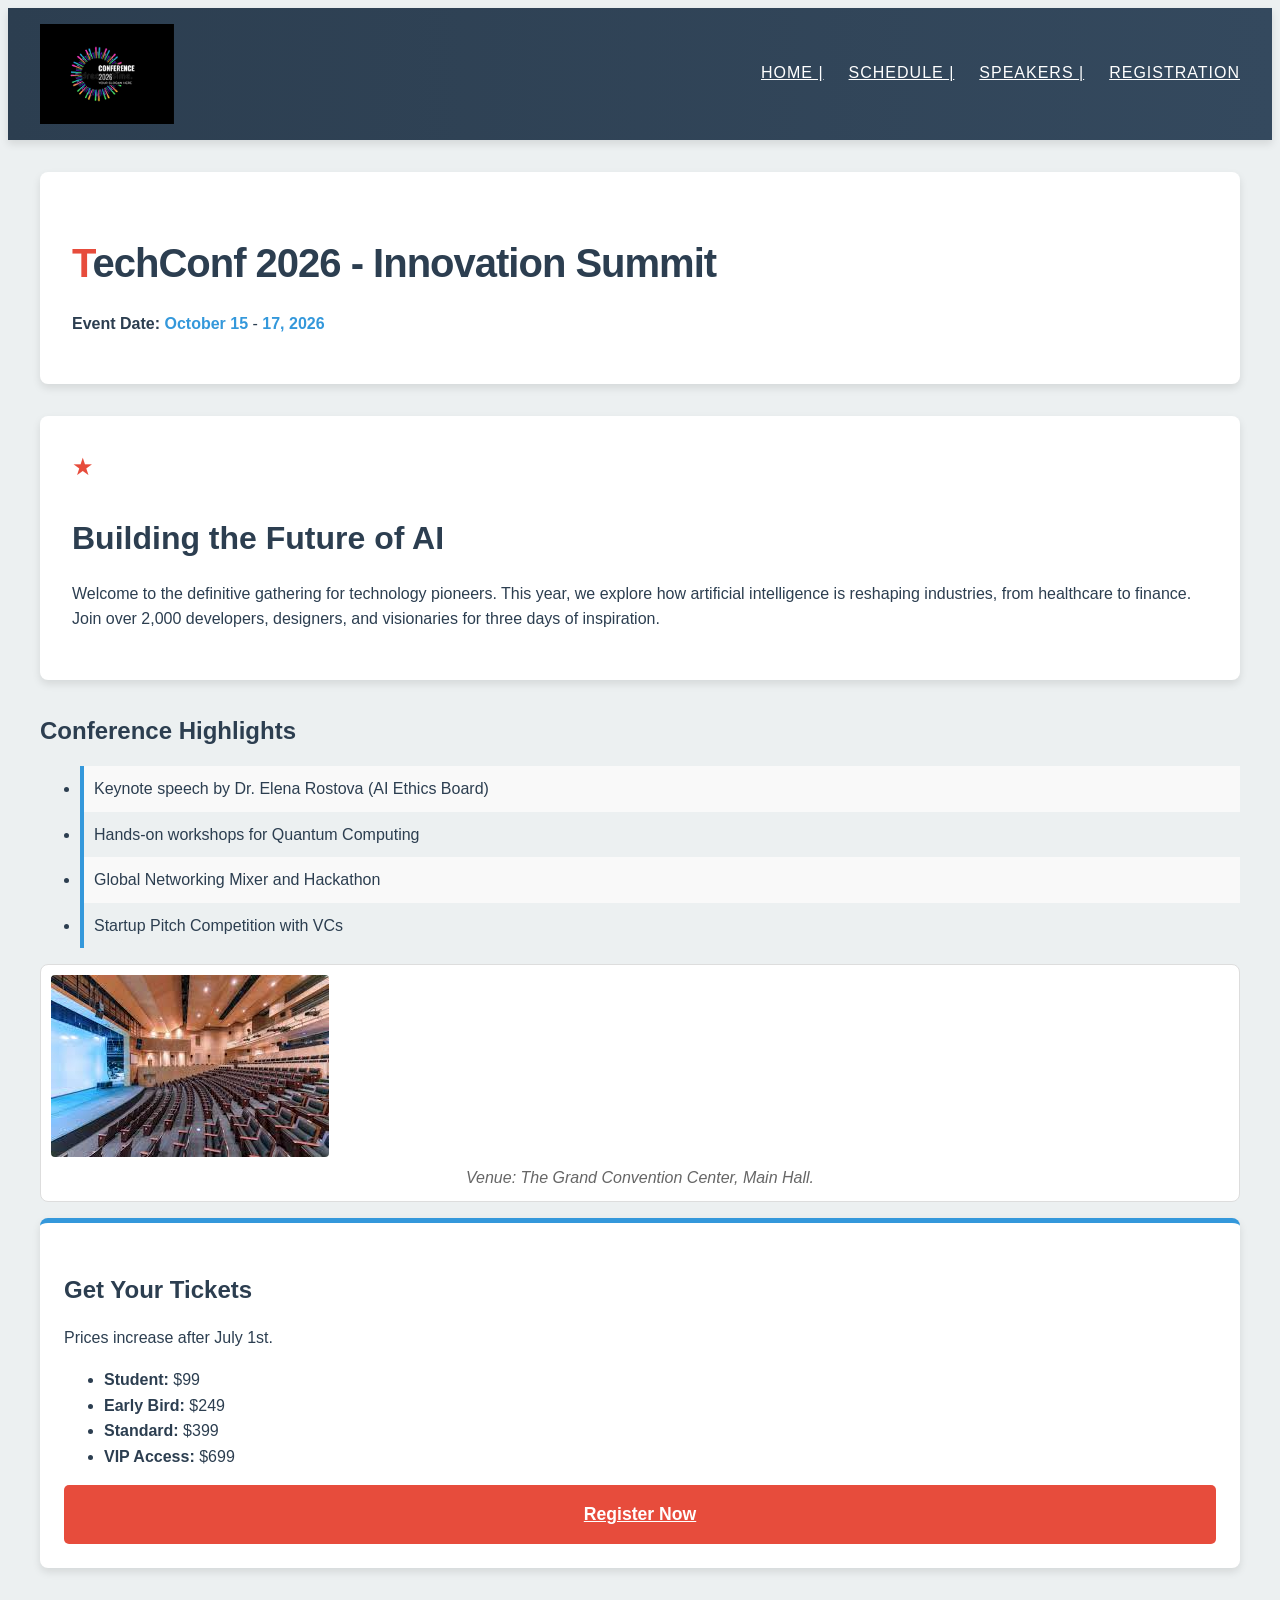
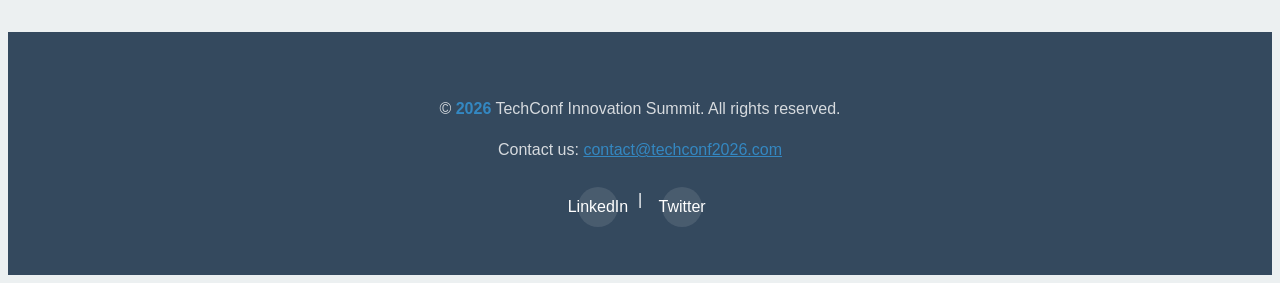
<file: lab2/EventRegistration/index.html>
<html>
<head>
    <meta charset="UTF-8">
    <meta name="viewport" content="width=device-width, initial-scale=1.0">
    <title>TechConf 2026 - Innovation Summit</title>
   
    <link rel="stylesheet" href="resource/css/reset.css">
    <link rel="stylesheet" href="resource/css/styles.css">
</head>
<body>

    <header>
        <div class="logo-container">
            <img src="resource/download1.png" alt="TechConf 2026 Logo">
        </div>

        <nav>
            <ul>
                <li><a href="index.html">Home | </a></li>
                <li><a href="schedule.html">Schedule | </a></li>
                <li><a href="speakers.html">Speakers | </a></li>
                <li><a href="registration.html">Registration</a></li>
            </ul>
        </nav>
    </header>

    <main>
        <div class="hero">
            <h1>TechConf 2026 - Innovation Summit</h1>
            <p>
                <strong>Event Date:</strong> 
                <time datetime="2026-10-15">October 15</time> - <time datetime="2026-10-17">17, 2026</time>
            </p>
        </div>

        <div>
            <article>
                <h2>Building the Future of AI</h2>
                <p>Welcome to the definitive gathering for technology pioneers. This year, we explore how artificial intelligence is reshaping industries, from healthcare to finance. Join over 2,000 developers, designers, and visionaries for three days of inspiration.</p>
            </article>

            <section class="highlights">
                <h3>Conference Highlights</h3>
                <ul>
                    <li>Keynote speech by Dr. Elena Rostova (AI Ethics Board)</li>
                    <li>Hands-on workshops for Quantum Computing</li>
                    <li>Global Networking Mixer and Hackathon</li>
                    <li>Startup Pitch Competition with VCs</li>
                </ul>
            </section>

            <figure>
                <img src="resource/download (1).jpg" alt="Photo of the Grand Convention Center interior hall">
                <figcaption>Venue: The Grand Convention Center, Main Hall.</figcaption>
            </figure>
        </div>

        <aside>
            <h3>Get Your Tickets</h3>
            <p>Prices increase after July 1st.</p>
            <ul>
                <li><strong>Student:</strong> $99</li>
                <li><strong>Early Bird:</strong> $249</li>
                <li><strong>Standard:</strong> $399</li>
                <li><strong>VIP Access:</strong> $699</li>
            </ul>
            
            <a href="registration.html" class="btn-register">Register Now</a>
        </aside>

    </main>

    <footer>
        <p>&copy; <time datetime="2026">2026</time> TechConf Innovation Summit. All rights reserved.</p>
        
        <p>Contact us: <a href="mailto:contact@techconf2026.com">contact@techconf2026.com</a></p>
        
        <div class="social-links">
            <a href="https://linkedin.com" target="_blank" rel="noopener noreferrer">LinkedIn</a> |
            <a href="https://twitter.com" target="_blank" rel="noopener noreferrer">Twitter</a>
        </div>
    </footer>

</body>
</html>
</file>
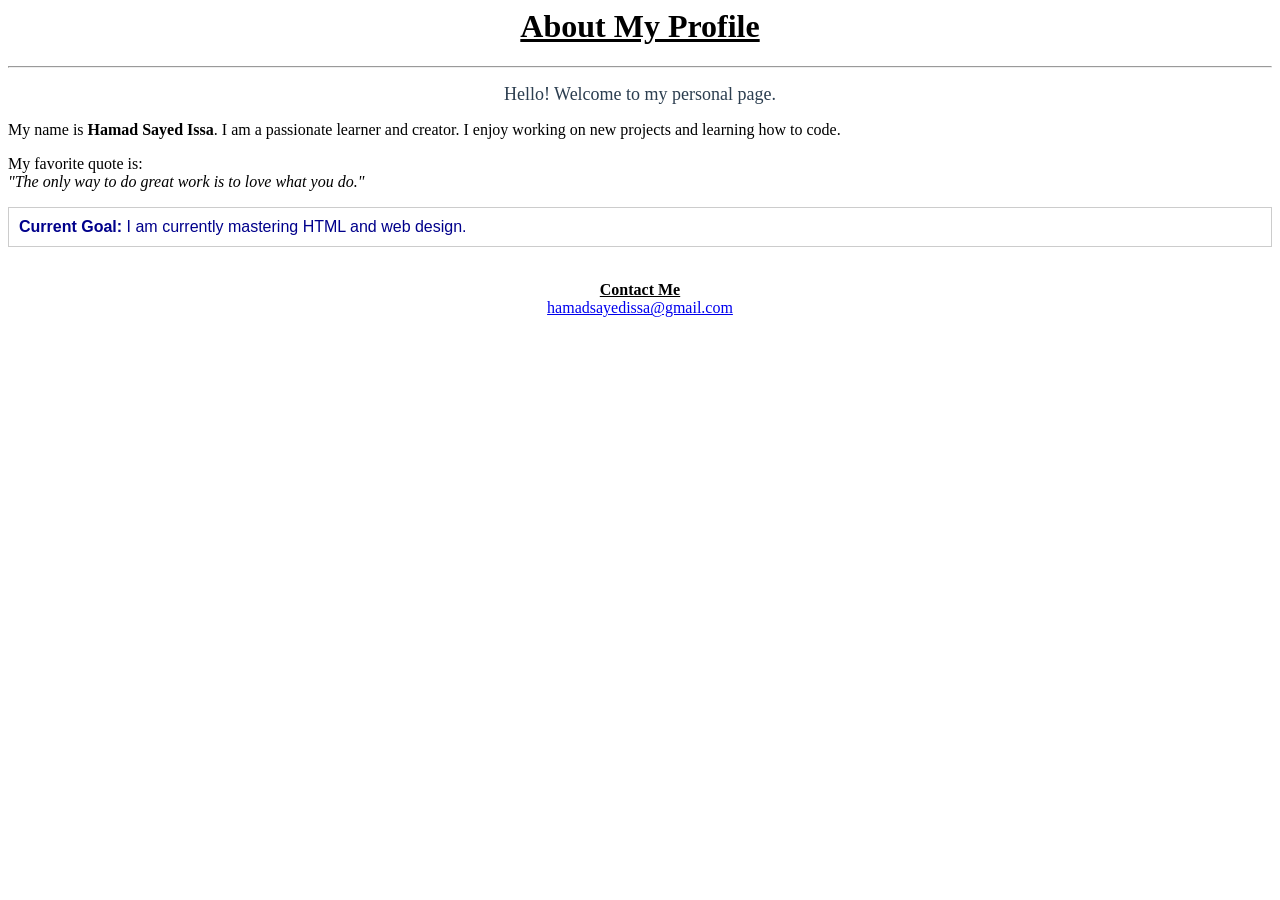
<file: lab1/About.html>
<html>
<head>
    <meta charset="UTF-8">
    <meta name="viewport" content="width=device-width, initial-scale=1.0">
    <title>About Me</title>
</head>
<body>

    <h1 align="center"><u>About My Profile</u></h1>
    
    <hr>

    <p align="center">
        <font face="Verdana" size="4" color="#2c3e50">
            Hello! Welcome to my personal page.
        </font>
    </p>

    <p>
        My name is <b>Hamad Sayed Issa</b>. I am a passionate learner and creator. 
        I enjoy working on new projects and learning how to code.
    </p>

    <p>
        My favorite quote is: <br>
        <i>"The only way to do great work is to love what you do."</i>
    </p>

    <p style="color: darkblue; font-family: Arial, sans-serif; border: 1px solid #ccc; padding: 10px;">
        <b>Current Goal:</b> I am currently mastering HTML and web design. 
      
    </p>

    <br>
    
    <center>
        <b><u>Contact Me</u></b><br>
        <font color="gray"><a href="mailto:hamadsayedissa@gmail.com">hamadsayedissa@gmail.com</a></font>
    </center>

</body>
</html>
</file>
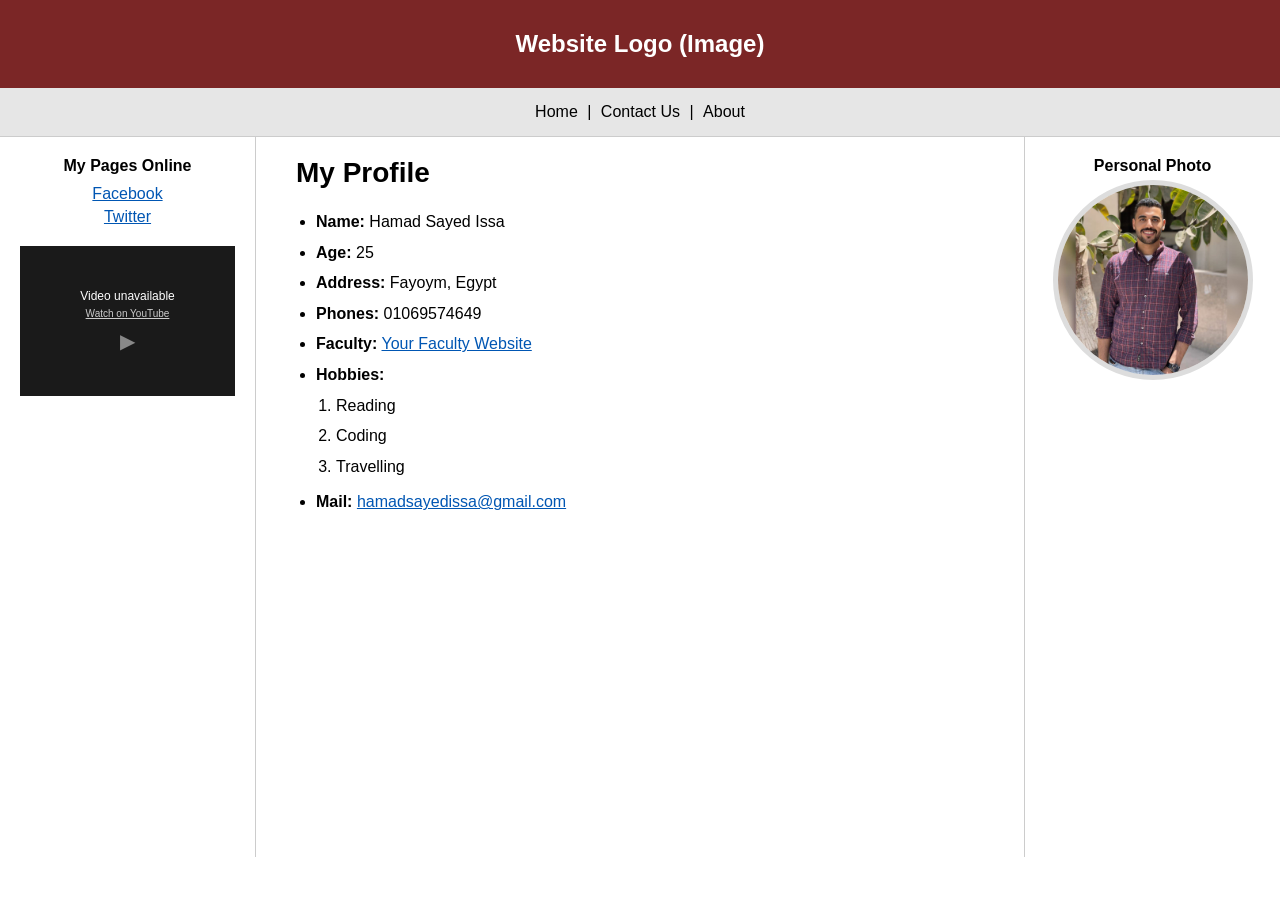
<file: lab1/assignment.html>
<html>
<head>
    <meta charset="UTF-8">
    <meta name="viewport" content="width=device-width, initial-scale=1.0">
    <title>My Profile Page</title>
    <style>
        /* General Reset */
        * {
            box-sizing: border-box;
            margin: 0;
            padding: 0;
        }

        body {
            font-family: Arial, Helvetica, sans-serif;
            color: #000;
        }

        /* Header Section */
        header {
            background-color: #7b2626; /* Dark Red/Brown color */
            color: white;
            text-align: center;
            padding: 30px 10px;
        }

        header h1 {
            font-size: 24px;
            font-weight: bold;
        }

        /* Navigation Bar */
        nav {
            background-color: #e6e6e6; /* Light gray */
            text-align: center;
            padding: 15px 0;
            border-bottom: 1px solid #ccc;
        }

        nav a {
            text-decoration: none;
            color: #000;
            margin: 0 5px;
        }

        nav span {
            color: #000;
        }

        /* Main Container layout */
        .container {
            display: flex; /* Makes the 3 columns sit side-by-side */
            min-height: 80vh; /* Ensures it takes up most of the screen */
            width: 100%;
        }
        .right-photo img {
            width: 200px;
            height: 200px;
            border-radius: 50%; /* Makes the photo circular */
            object-fit: cover;
            border: 5px solid #ddd;
        }

        /* Left Sidebar */
        .sidebar-left {
            width: 20%;
            padding: 20px;
            border-right: 1px solid #ccc;
            text-align: center;
        }

        .sidebar-left h3 {
            font-size: 16px;
            margin-bottom: 10px;
        }

        .sidebar-left a {
            display: block;
            margin-bottom: 5px;
            color: #0056b3;
        }

        /* Simulated Video Box */
        .video-placeholder {
            margin-top: 20px;
            background-color: #1a1a1a;
            color: white;
            width: 100%;
            height: 150px;
            display: flex;
            flex-direction: column;
            justify-content: center;
            align-items: center;
            font-size: 12px;
        }
        
        .play-icon {
            font-size: 20px;
            margin-top: 10px;
            color: #888;
        }

        /* Main Content (Center) */
        .main-content {
            width: 60%;
            padding: 20px 40px;
        }

        .main-content h2 {
            margin-bottom: 20px;
            font-size: 28px;
        }

        .info-list {
            list-style-type: disc;
            margin-left: 20px;
            line-height: 1.6;
        }

        .info-list li {
            margin-bottom: 5px;
        }

        /* Nested Hobbies List */
        .hobbies-list {
            list-style-type: decimal;
            margin-left: 20px;
            margin-top: 5px;
            margin-bottom: 10px;
        }

        a.link-blue {
            color: #0056b3;
            text-decoration: underline;
        }

        /* Right Sidebar */
        .sidebar-right {
            width: 20%;
            padding: 20px;
            border-left: 1px solid #ccc;
            text-align: center;
        }

        .sidebar-right h3 {
            font-size: 16px;
            margin-bottom: 5px;
        }
        
        .sidebar-right p {
            font-size: 14px;
            color: #333;
        }

        /* Responsive Design: Stacks columns on mobile phones */
        @media (max-width: 768px) {
            .container {
                flex-direction: column;
            }
            .sidebar-left, .main-content, .sidebar-right {
                width: 100%;
                border: none;
                border-bottom: 1px solid #ccc;
            }
        }
    </style>
</head>
<body>

    <header>
        <h1>Website Logo (Image)</h1>
    </header>

    <nav>
        <a href="Home.html">Home</a> <span>|</span> 
        <a href="Contact.html">Contact Us</a> <span>|</span> 
        <a href="About.html">About</a>
    </nav>

    <div class="container">
        
        <aside class="sidebar-left">
            <h3>My Pages Online</h3>
            <a href="https://www.facebook.com/ahmed.s.issa0">Facebook</a>
            <a href="https://www.twitter.com">Twitter</a>

            <div class="video-placeholder">
                <div>Video unavailable</div>
                <div style="text-decoration: underline; font-size: 10px; margin-top:5px; color: #ccc;">Watch on YouTube</div>
                <div class="play-icon">▶</div>
            </div>
        </aside>

        <main class="main-content">
            <h2>My Profile</h2>
            <ul class="info-list">
                <li><strong>Name:</strong> Hamad Sayed Issa</li>
                <li><strong>Age:</strong> 25</li>
                <li><strong>Address:</strong> Fayoym, Egypt</li>
                <li><strong>Phones:</strong> 01069574649</li>
                <li><strong>Faculty:</strong> <a href="#" class="link-blue">Your Faculty Website</a></li>
                <li><strong>Hobbies:</strong>
                    <ol class="hobbies-list">
                        <li>Reading</li>
                        <li>Coding</li>
                        <li>Travelling</li>
                    </ol>
                </li>
                <li><strong>Mail:</strong> <a href="mailto:hamadsayedissa@gmail.com" class="link-blue">hamadsayedissa@gmail.com</a></li>
            </ul>
        </main>

        <aside class="sidebar-right">
            <h3>Personal Photo</h3>
            <div class="right-photo">
            <img src="resource/per.jpg" alt="Personal Photo">
        </div>
            </aside>

    </div>

</body>
</html>
</file>
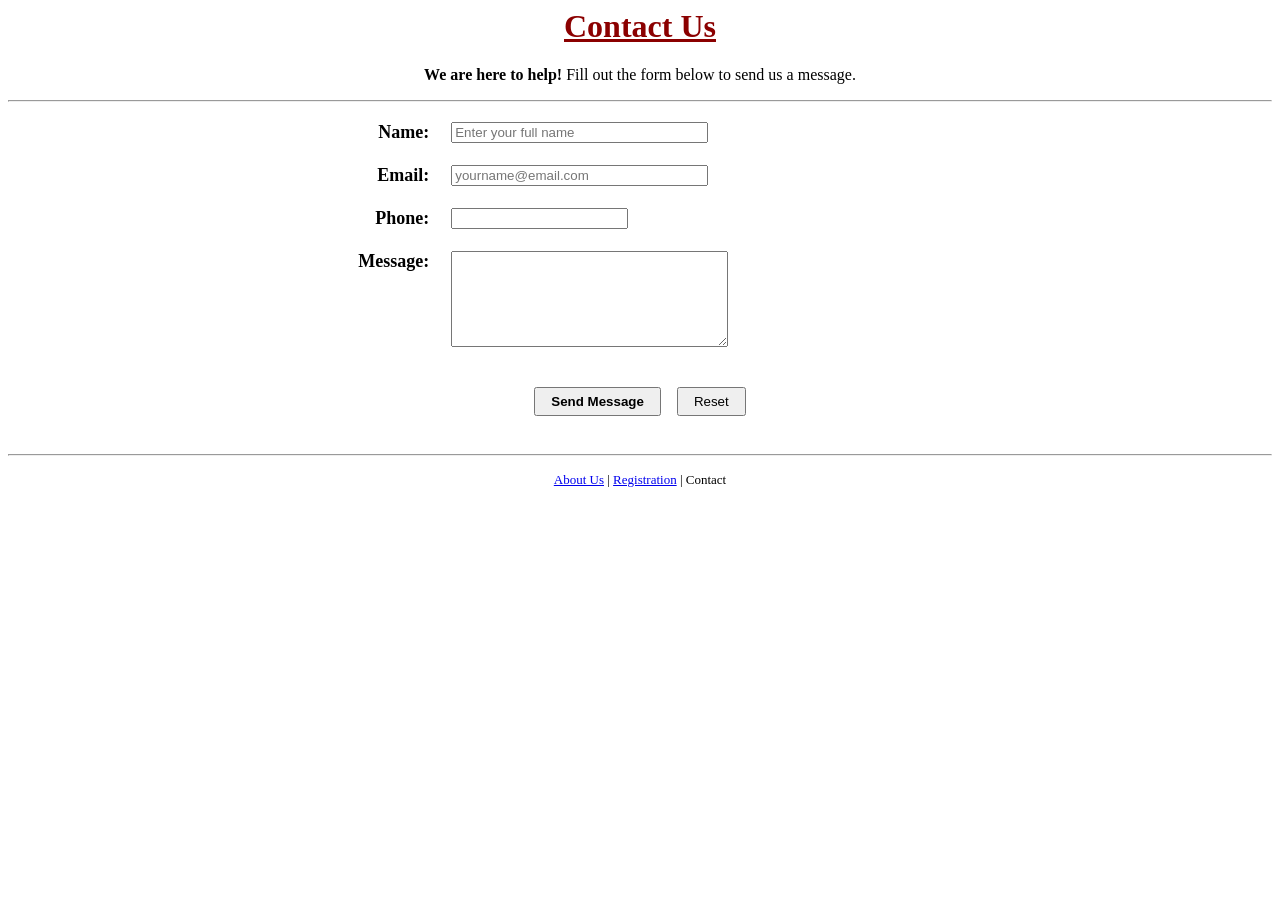
<file: lab1/Contact.html>
<html>
<head>
    <meta charset="UTF-8">
    <meta name="viewport" content="width=device-width, initial-scale=1.0">
    <title>Contact Us</title>
</head>
<body>

    <h1 align="center">
        <font color="#8B0000"><u>Contact Us</u></font>
    </h1>
    
    <p align="center">
        <b>We are here to help!</b> Fill out the form below to send us a message.
    </p>
    
    <hr>
        
        <table align="center" border="0" cellpadding="10" width="60%">
            
            <tr>
                <td align="right">
                    <b><font size="4">Name:</font></b>
                </td>
                <td>
                    <input type="text" name="username" size="30" placeholder="Enter your full name">
                </td>
            </tr>

            <tr>
                <td align="right">
                    <b><font size="4">Email:</font></b>
                </td>
                <td>
                    <input type="email" name="useremail" size="30" placeholder="yourname@email.com">
                </td>
            </tr>

            <tr>
                <td align="right">
                    <b><font size="4">Phone:</font></b>
                </td>
                <td>
                    <input type="text" name="userphone" size="20">
                </td>
            </tr>

            <tr>
                <td align="right" valign="top">
                    <b><font size="4">Message:</font></b>
                </td>
                <td>
                    <textarea name="comment" rows="6" cols="32" style="font-family: Arial;"></textarea>
                </td>
            </tr>

            <tr>
                <td colspan="2" align="center">
                    <br>
                    <input type="submit" value="Send Message" style="font-weight: bold; padding: 5px 15px;">
                    &nbsp;&nbsp;
                    <input type="reset" value="Reset" style="padding: 5px 15px;">
                </td>
            </tr>

        </table>
    <br>
    <hr>
    
    <p align="center">
        <font size="2">
            <a href="About.html">About Us</a> | 
            <a href="Registration.html">Registration</a> | 
            Contact
        </font>
    </p>

</body>
</html>
</file>
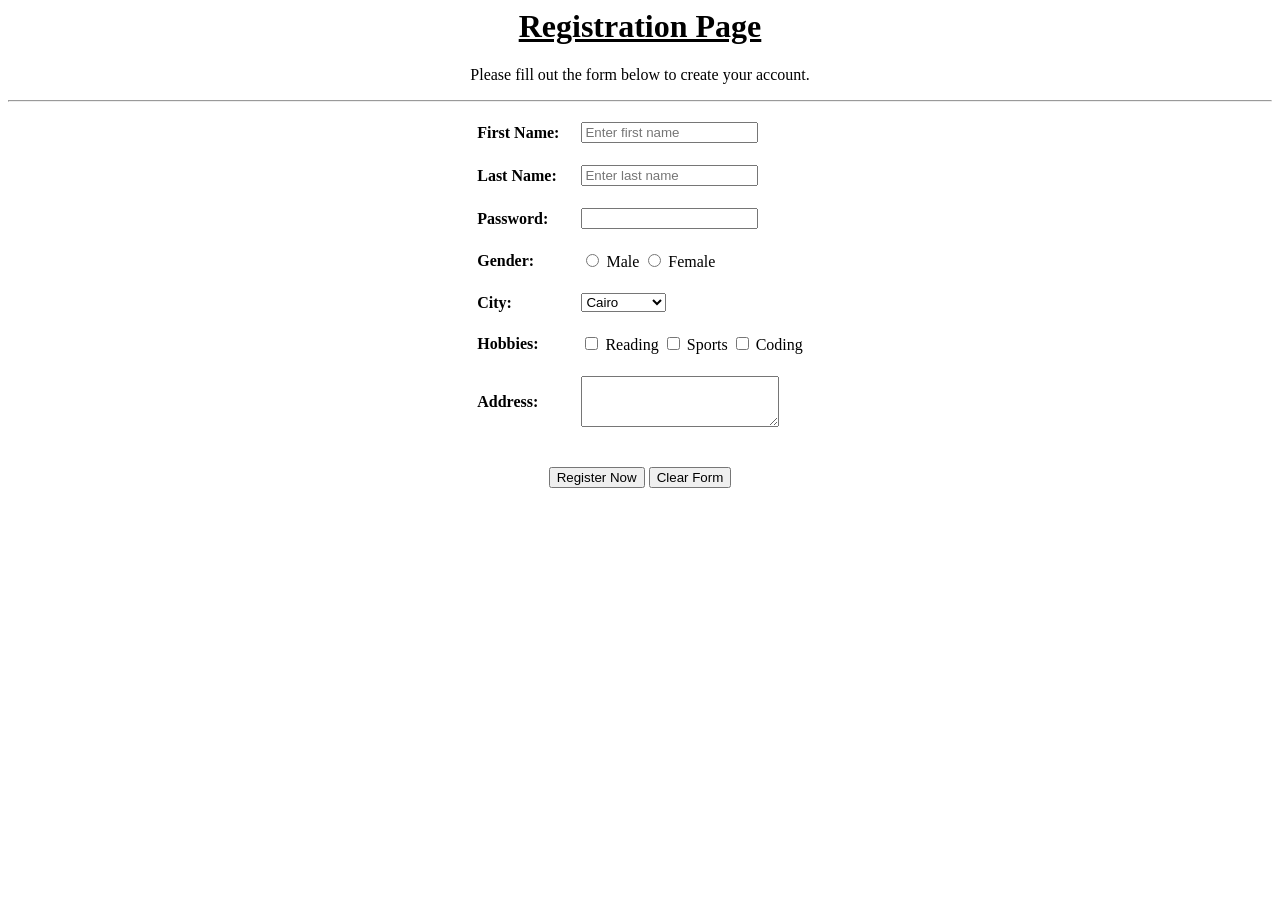
<file: lab1/Registration.html>
<html>
<head>
    <meta charset="UTF-8">
    <meta name="viewport" content="width=device-width, initial-scale=1.0">
    <title>Registration Page</title>
</head>
<body>

    <h1 align="center"><u>Registration Page</u></h1>
    <p align="center">Please fill out the form below to create your account.</p>
    <hr>

    
        
        <table align="center" cellpadding="10">
            
            <tr>
                <td><b>First Name:</b></td>
                <td><input type="text" name="firstname" placeholder="Enter first name"></td>
            </tr>

            <tr>
                <td><b>Last Name:</b></td>
                <td><input type="text" name="lastname" placeholder="Enter last name"></td>
            </tr>

            <tr>
                <td><b>Password:</b></td>
                <td><input type="password" name="userpass"></td>
            </tr>

            <tr>
                <td><b>Gender:</b></td>
                <td>
                    <input type="radio" name="gender" value="male"> Male
                    <input type="radio" name="gender" value="female"> Female
                </td>
            </tr>

            <tr>
                <td><b>City:</b></td>
                <td>
                    <select name="city">
                        <option value="cairo">Cairo</option>
                        <option value="Fayoum">Fayoum</option>
                        <option value="alex">Alexandria</option>
                        <option value="giza">Giza</option>
                        <option value="other">Other</option>
                    </select>
                </td>
            </tr>

            <tr>
                <td><b>Hobbies:</b></td>
                <td>
                    <input type="checkbox" name="hobby" value="reading"> Reading
                    <input type="checkbox" name="hobby" value="sports"> Sports
                    <input type="checkbox" name="hobby" value="coding"> Coding
                </td>
            </tr>

            <tr>
                <td><b>Address:</b></td>
                <td>
                    <textarea name="address" rows="3" cols="22"></textarea>
                </td>
            </tr>

            <tr>
                <td colspan="2" align="center">
                    <br>
                    <input type="submit" value="Register Now">
                    <input type="reset" value="Clear Form">
                </td>
            </tr>

        </table>

</body>
</html>
</file>
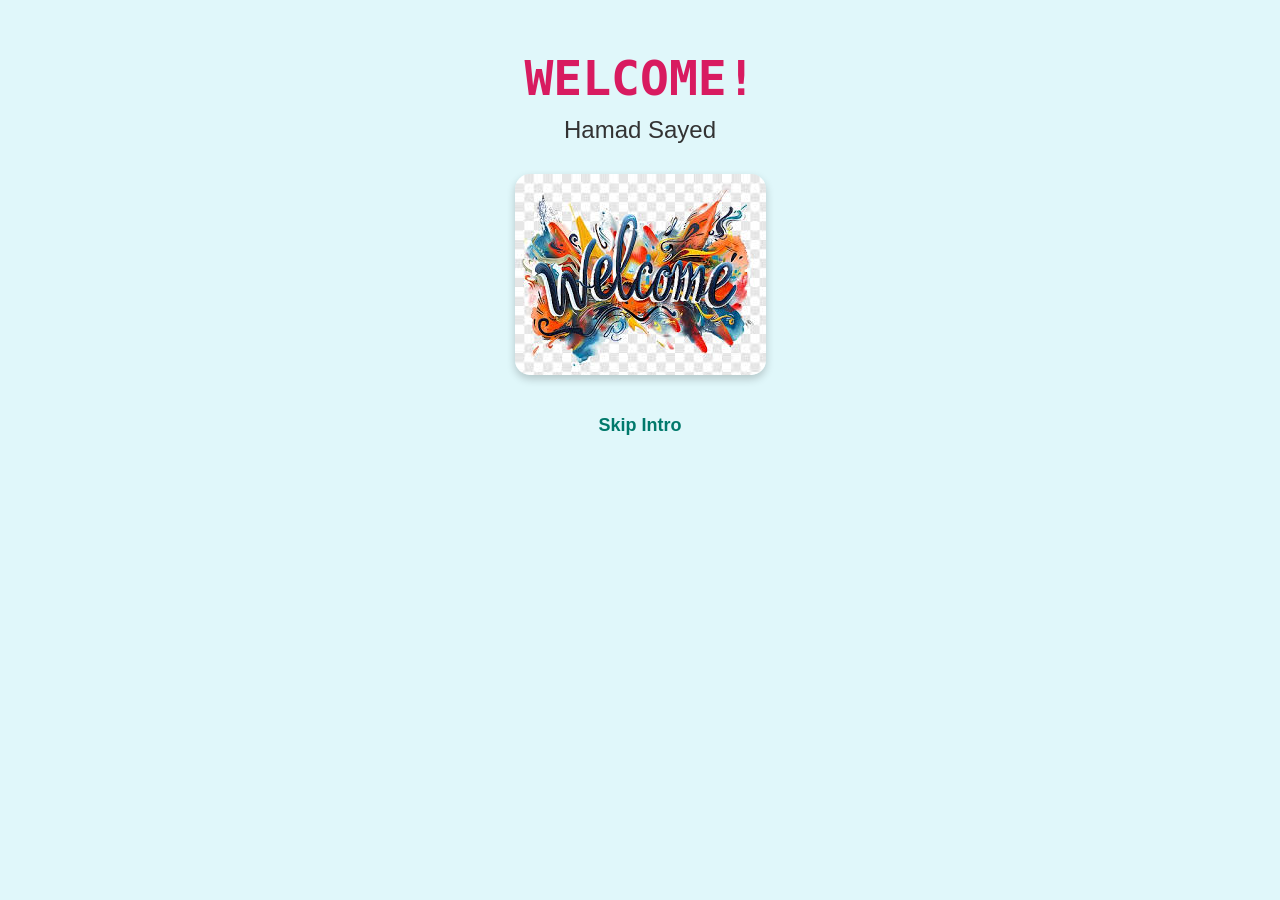
<file: lab1/welcome.html>
<html>
<head>
    <meta charset="UTF-8">
    <meta name="viewport" content="width=device-width, initial-scale=1.0">
    <title>Welcome</title>

    <meta http-equiv="refresh" content="5;url=Home.html">

    <style>
        /* . Page Styling */
        body {
            /* Change page background color here */
            background-color: #e0f7fa; 
            text-align: center; /* Centers everything */
            font-family: sans-serif;
            margin-top: 50px;
        }

        /*  Welcome Message Styling */
        h1 {
            color: #d81b60; 
            font-family:  monospace; 
            font-size: 48px;
            margin-bottom: 10px;
        }

        /* Styling for the Name */
        h2 {
            color: #333;
            font-weight: normal;
            margin-top: 0;
            margin-bottom: 30px;
        }

        /* Image Styling */
        img {
            max-width: 100%;
            height: auto;
            border-radius: 15px; 
            box-shadow: 0 4px 8px rgba(0,0,0,0.2);
        }

        /* Skip Link Styling */
        .skip-link {
            display: block;
            margin-top: 40px;
            color: #00796b;
            text-decoration: none;
            font-size: 18px;
            font-weight: bold;
        }
        
        .skip-link:hover {
            text-decoration: underline;
        }
    </style>
</head>
<body>

    <h1>WELCOME!</h1>

    <h2>Hamad Sayed</h2>

    <img src="resource/wel.jpg" alt="Welcome Image">

    <a href="Home.html" class="skip-link">Skip Intro</a>

</body>
</html>
</file>
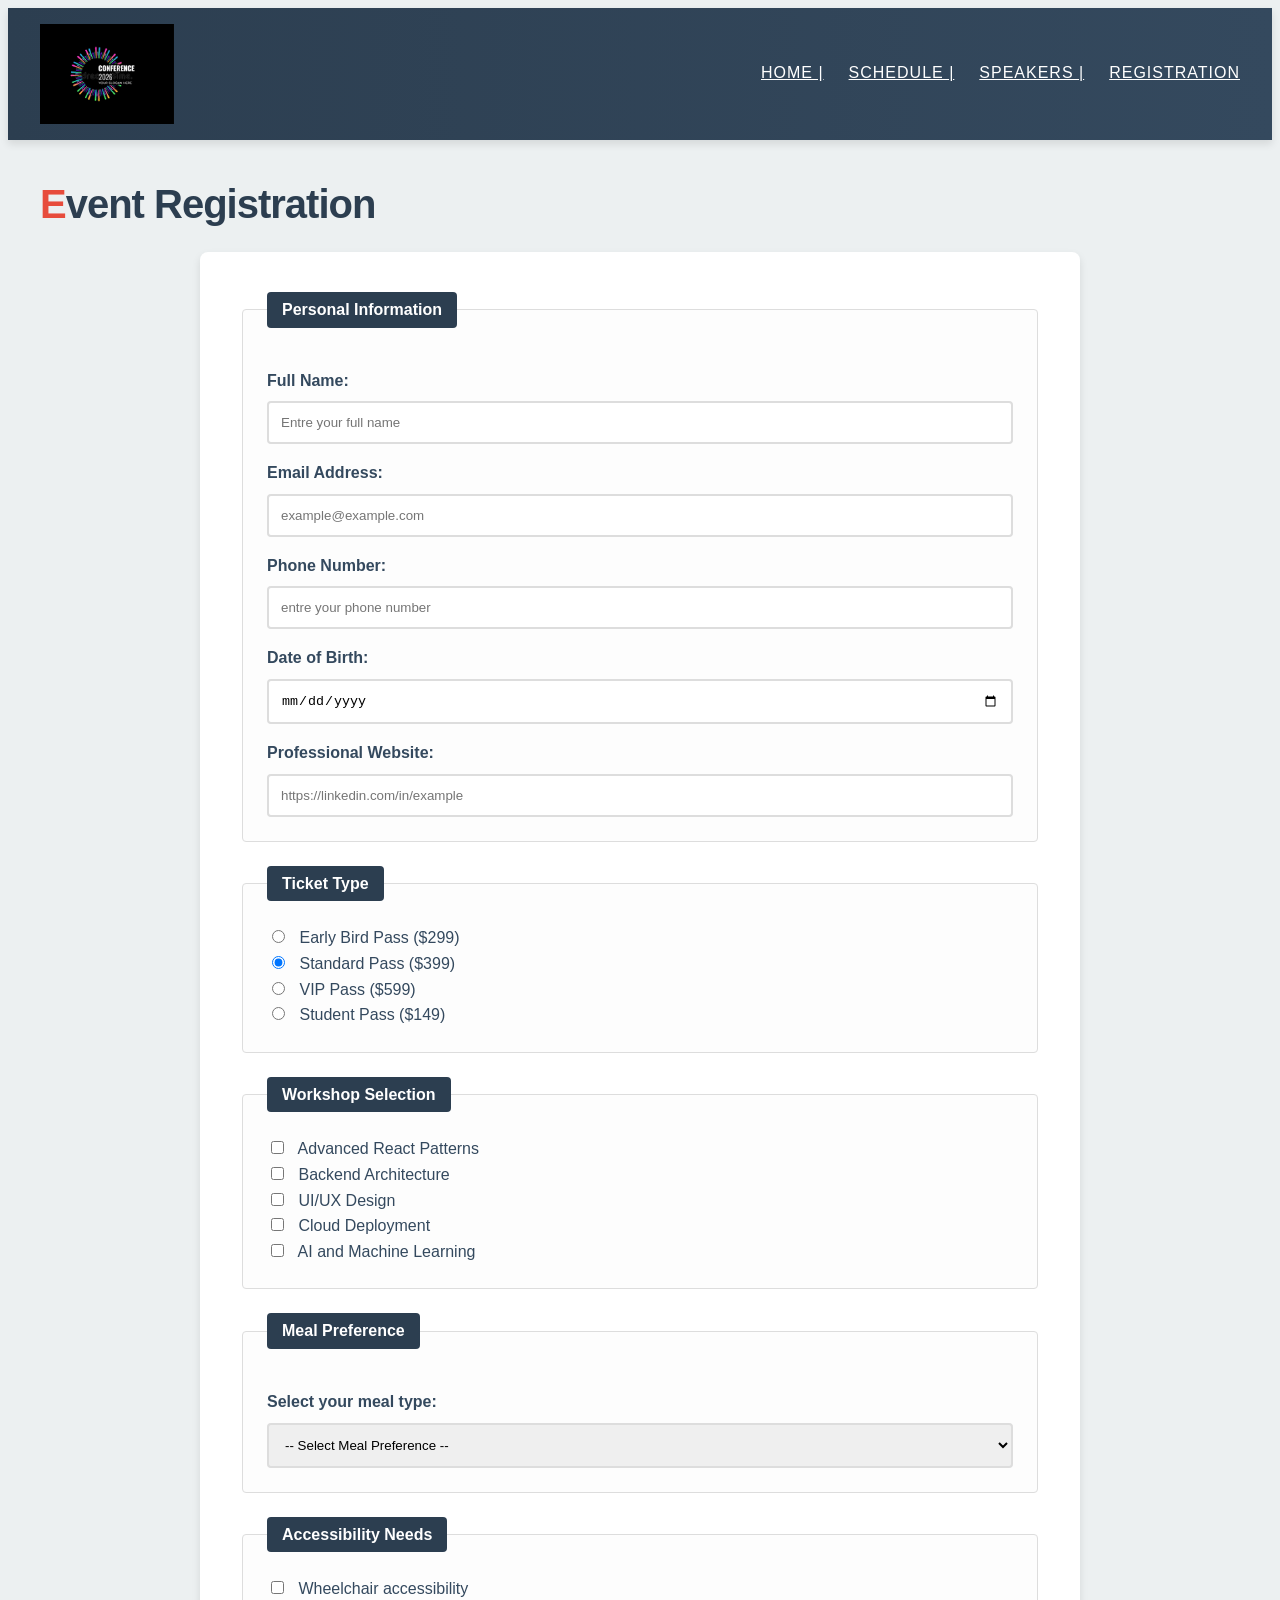
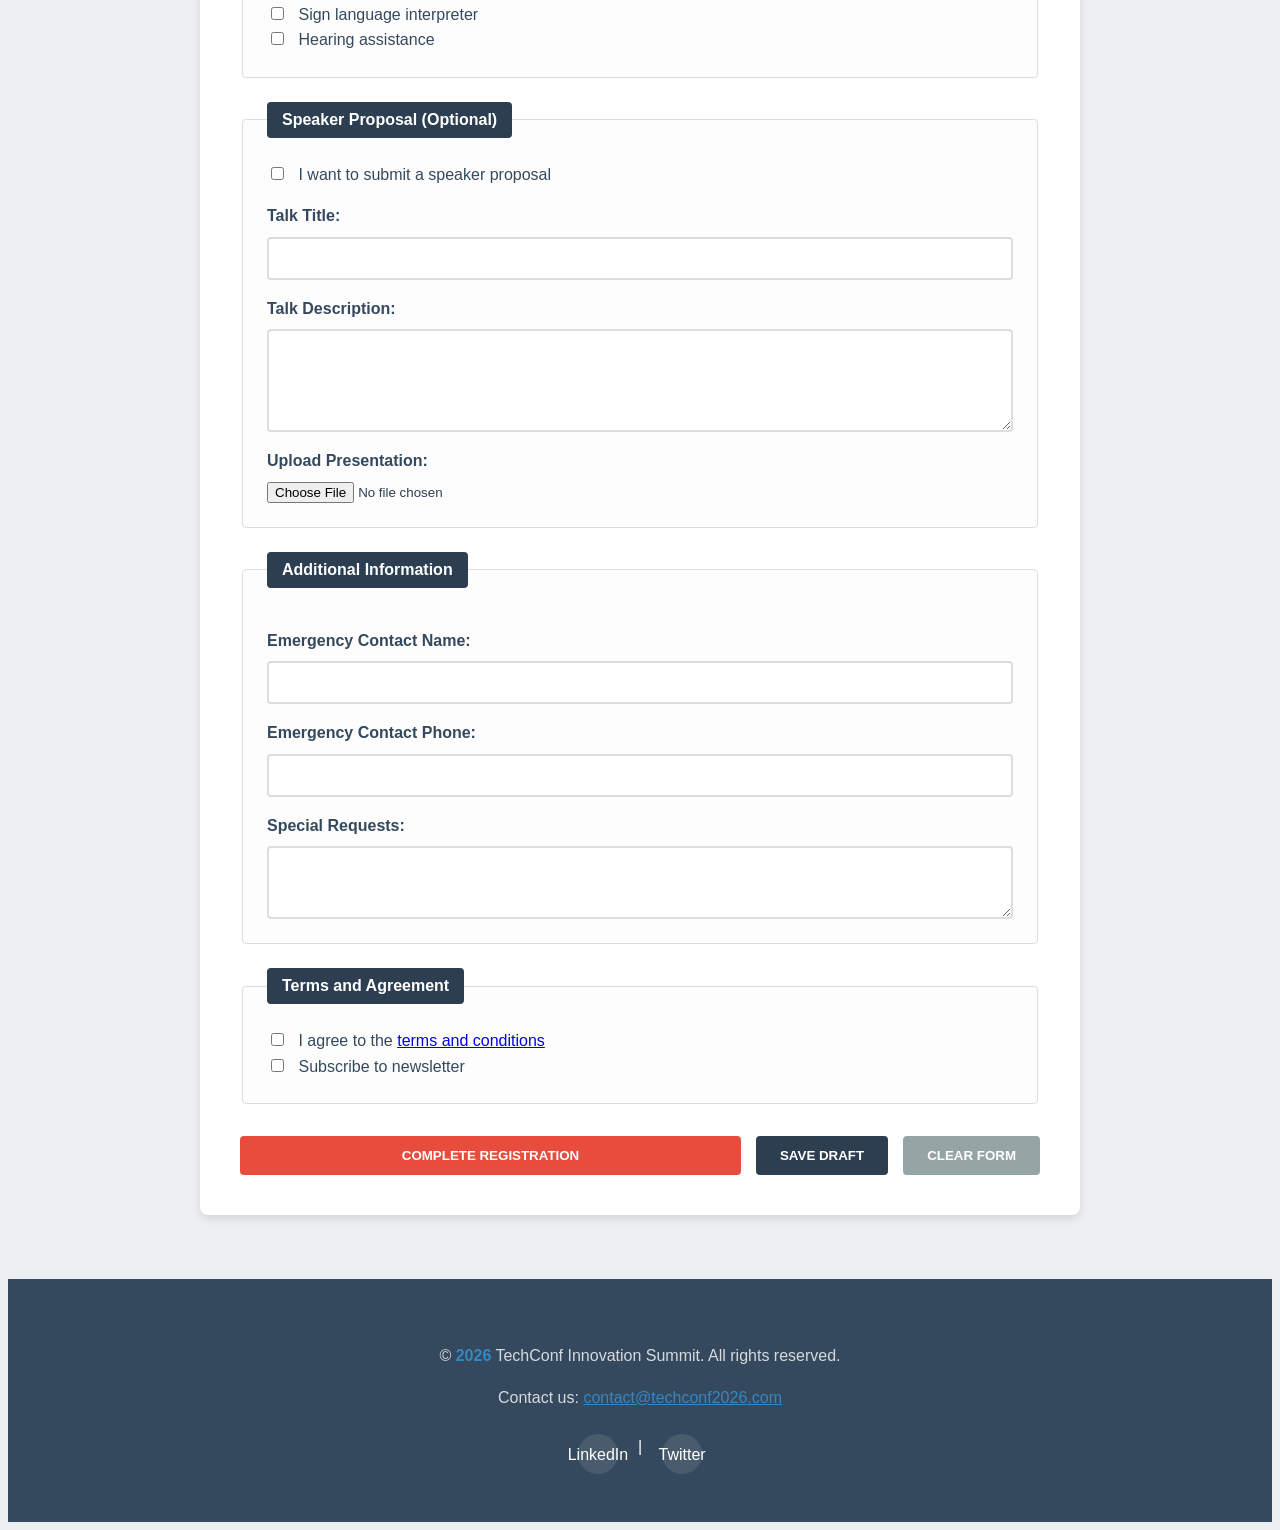
<file: lab2/EventRegistration/registration.html>
<html>
<head>
    <meta charset="UTF-8">
    <meta name="viewport" content="width=device-width, initial-scale=1.0">
    <title>Event Registration - TechConf 2026</title>

    <link rel="stylesheet" href="resource/css/reset.css">
    <link rel="stylesheet" href="resource/css/styles.css">
</head>
<body>

    <header>
        <div class="logo-container">
            <img src="resource/download1.png" alt="TechConf 2026 Logo">
        </div>
        <nav>
            <ul>
                <li><a href="index.html">Home | </a></li>
                <li><a href="schedule.html">Schedule | </a></li>
                <li><a href="speakers.html">Speakers | </a></li>
                <li><a href="registration.html">Registration</a></li>
            </ul>
        </nav>
    </header>

    <main>
        <h1>Event Registration</h1>
        
        <form action="success.html" method="POST" enctype="multipart/form-data">

            <fieldset>
                <legend>Personal Information</legend>
                
                <label for="fullname">Full Name:</label>
                <input type="text" id="fullname" name="fullname" required maxlength="100" placeholder="Entre your full name">

                <label for="email">Email Address:</label>
                <input type="email" id="email" name="email" required placeholder="example@example.com">

                <label for="phone">Phone Number:</label>
                <input type="tel" id="phone" name="phone" required placeholder="entre your phone number">

                <label for="dob">Date of Birth:</label>
                <input type="date" id="dob" name="dob" required>

                <label for="website">Professional Website:</label>
                <input type="url" id="website" name="website" placeholder="https://linkedin.com/in/example">
            </fieldset>

            <fieldset class="inline-group">
                <legend>Ticket Type</legend>
                
                <div>
                    <input type="radio" id="ticket-early" name="ticket_type" value="early_bird">
                    <label for="ticket-early">Early Bird Pass ($299)</label>
                </div>
                <div>
                    <input type="radio" id="ticket-standard" name="ticket_type" value="standard" checked>
                    <label for="ticket-standard">Standard Pass ($399)</label>
                </div>
                <div>
                    <input type="radio" id="ticket-vip" name="ticket_type" value="vip">
                    <label for="ticket-vip">VIP Pass ($599)</label>
                </div>
                <div>
                    <input type="radio" id="ticket-student" name="ticket_type" value="student">
                    <label for="ticket-student">Student Pass ($149)</label>
                </div>
            </fieldset>

            <fieldset class="inline-group">
                <legend>Workshop Selection</legend>
                
                <div>
                    <input type="checkbox" id="ws-react" name="workshops" value="react">
                    <label for="ws-react">Advanced React Patterns</label>
                </div>
                <div>
                    <input type="checkbox" id="ws-backend" name="workshops" value="backend">
                    <label for="ws-backend">Backend Architecture</label>
                </div>
                <div>
                    <input type="checkbox" id="ws-uiux" name="workshops" value="uiux">
                    <label for="ws-uiux">UI/UX Design</label>
                </div>
                <div>
                    <input type="checkbox" id="ws-cloud" name="workshops" value="cloud">
                    <label for="ws-cloud">Cloud Deployment</label>
                </div>
                <div>
                    <input type="checkbox" id="ws-ai" name="workshops" value="ai">
                    <label for="ws-ai">AI and Machine Learning</label>
                </div>
            </fieldset>

            <fieldset>
                <legend>Meal Preference</legend>
                
                <label for="meal-pref">Select your meal type:</label>
                <select id="meal-pref" name="meal_preference">
                    <option value="" disabled selected>-- Select Meal Preference --</option>
                    
                    <optgroup label="Standard Options">
                        <option value="regular">Regular</option>
                        <option value="vegetarian">Vegetarian</option>
                        <option value="vegan">Vegan</option>
                    </optgroup>
                    
                    <optgroup label="Allergy Options">
                        <option value="gluten-free">Gluten-Free</option>
                        <option value="nut-free">Nut-Free</option>
                    </optgroup>
                </select>
            </fieldset>

            <fieldset class="inline-group">
                <legend>Accessibility Needs</legend>
                
                <div>
                    <input type="checkbox" id="acc-wheelchair" name="accessibility" value="wheelchair">
                    <label for="acc-wheelchair">Wheelchair accessibility</label>
                </div>
                <div>
                    <input type="checkbox" id="acc-sign" name="accessibility" value="sign_language">
                    <label for="acc-sign">Sign language interpreter</label>
                </div>
                <div>
                    <input type="checkbox" id="acc-hearing" name="accessibility" value="hearing">
                    <label for="acc-hearing">Hearing assistance</label>
                </div>
            </fieldset>

            <fieldset>
                <legend>Speaker Proposal (Optional)</legend>
                
                <div class="inline-group">
                    <input type="checkbox" id="submit-proposal" name="submit_proposal">
                    <label for="submit-proposal">I want to submit a speaker proposal</label>
                </div>

                <label for="talk-title">Talk Title:</label>
                <input type="text" id="talk-title" name="talk_title">

                <label for="talk-desc">Talk Description:</label>
                <textarea id="talk-desc" name="talk_description" rows="5" cols="50" maxlength="500"></textarea>

                <label for="presentation-file">Upload Presentation:</label>
                <input type="file" id="presentation-file" name="presentation_file" accept=".pdf,.pptx">
            </fieldset>

            <fieldset>
                <legend>Additional Information</legend>
                
                <label for="emergency-name">Emergency Contact Name:</label>
                <input type="text" id="emergency-name" name="emergency_contact_name">

                <label for="emergency-phone">Emergency Contact Phone:</label>
                <input type="tel" id="emergency-phone" name="emergency_contact_phone">

                <label for="special-requests">Special Requests:</label>
                <textarea id="special-requests" name="special_requests" rows="3" cols="50"></textarea>
            </fieldset>

            <fieldset>
                <legend>Terms and Agreement</legend>
                
                <div class="inline-group">
                    <div>
                        <input type="checkbox" id="terms" name="terms_agreed" required>
                        <label for="terms">I agree to the <a href="terms.html" target="_blank">terms and conditions</a></label>
                    </div>
                    <div>
                        <input type="checkbox" id="newsletter" name="subscribe_newsletter">
                        <label for="newsletter">Subscribe to newsletter</label>
                    </div>
                </div>
            </fieldset>

            <div class="button-group">
                <button type="submit">Complete Registration</button>
                <button type="button">Save Draft</button>
                <button type="reset">Clear Form</button>
            </div>

        </form>
    </main>

    <footer>
        <p>&copy; <time datetime="2026">2026</time> TechConf Innovation Summit. All rights reserved.</p>
        <p>Contact us: <a href="mailto:contact@techconf2026.com">contact@techconf2026.com</a></p>
        <div class="social-links">
            <a href="https://linkedin.com" target="_blank" rel="noopener noreferrer">LinkedIn</a> |
            <a href="https://twitter.com" target="_blank" rel="noopener noreferrer">Twitter</a>
        </div>
    </footer>

</body>
</html>
</file>
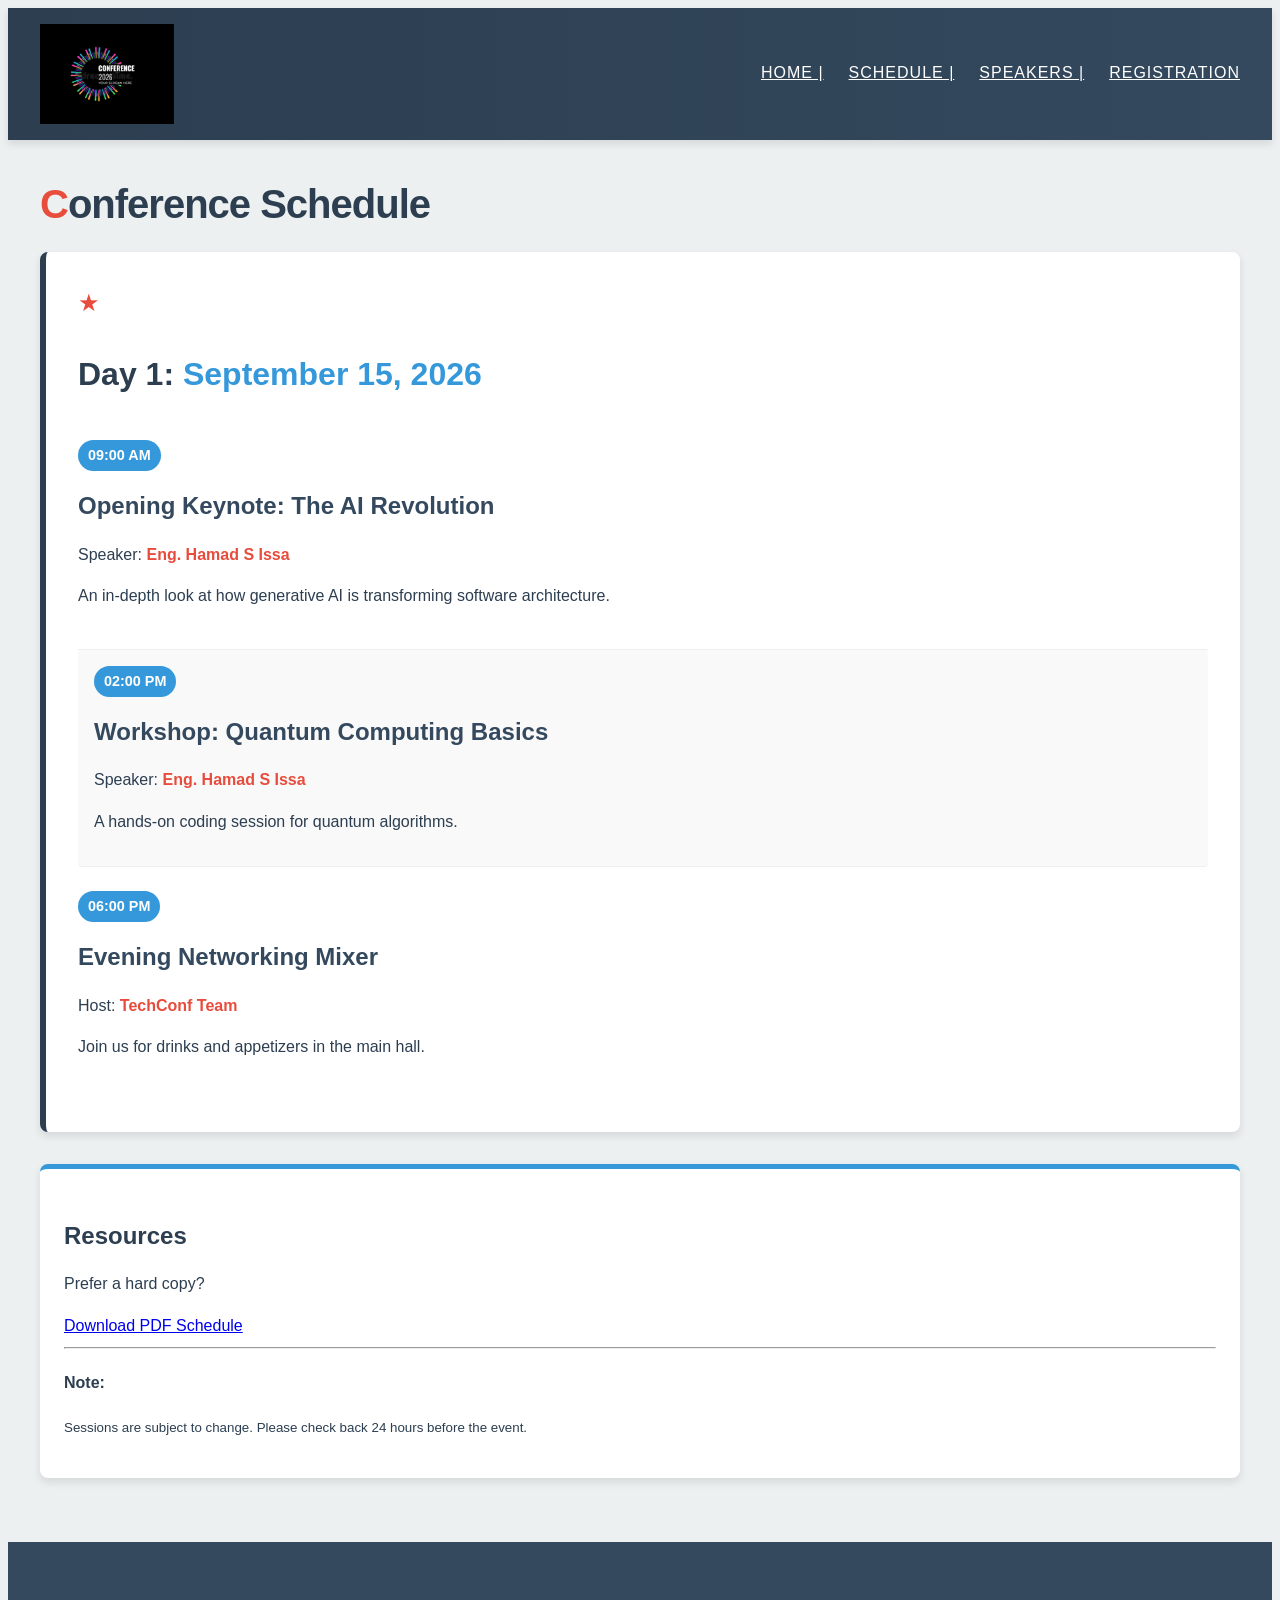
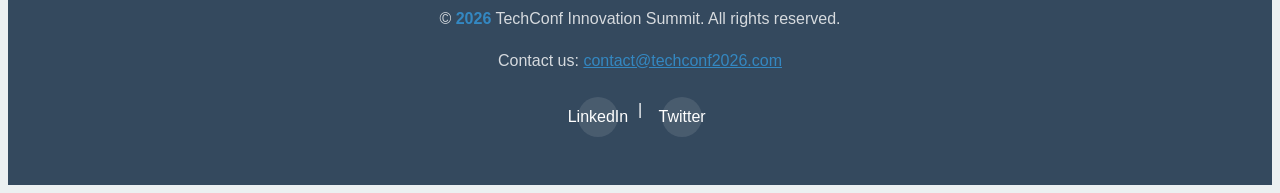
<file: lab2/EventRegistration/schedule.html>
<html>
<head>
    <meta charset="UTF-8">
    <meta name="viewport" content="width=device-width, initial-scale=1.0">
    <title>Schedule - TechConf 2026</title>
    
    <link rel="stylesheet" href="resource/css/reset.css">
    <link rel="stylesheet" href="resource/css/styles.css">
</head>
<body>

    <header>
        <div class="logo-container">
            <img src="resource/download1.png" alt="TechConf 2026 Logo">
        </div>
        <nav>
            <ul>
                <li><a href="index.html">Home | </a></li>
                <li><a href="schedule.html">Schedule | </a></li>
                <li><a href="speakers.html">Speakers | </a></li>
                <li><a href="registration.html">Registration</a></li>
            </ul>
        </nav>
    </header>

    <main>
        <div class="schedule-content">
            <h1>Conference Schedule</h1>

            <article class="schedule-day">
                <h2>Day 1: <time datetime="2026-09-15">September 15, 2026</time></h2>

                <section class="session-block">
                    <time class="session-time" datetime="09:00">09:00 AM</time>
                    <h3>Opening Keynote: The AI Revolution</h3>
                    <p>Speaker: <strong>Eng. Hamad S Issa</strong></p>
                    <p>An in-depth look at how generative AI is transforming software architecture.</p>
                </section>

                <section class="session-block">
                    <time class="session-time" datetime="14:00">02:00 PM</time>
                    <h3>Workshop: Quantum Computing Basics</h3>
                    <p>Speaker: <strong>Eng. Hamad S Issa</strong></p>
                    <p>A hands-on coding session for quantum algorithms.</p>
                </section>

                <section class="session-block">
                    <time class="session-time" datetime="18:00">06:00 PM</time>
                    <h3>Evening Networking Mixer</h3>
                    <p>Host: <strong>TechConf Team</strong></p>
                    <p>Join us for drinks and appetizers in the main hall.</p>
                </section>
            </article>
        </div>

        <aside>
            <h3>Resources</h3>
            <p>Prefer a hard copy?</p>
            <a href="schedule.pdf" class="btn-download" download>Download PDF Schedule</a>
            <hr>
            <h4>Note:</h4>
            <p><small>Sessions are subject to change. Please check back 24 hours before the event.</small></p>
        </aside>
    </main>

    <footer>
        <p>&copy; <time datetime="2026">2026</time> TechConf Innovation Summit. All rights reserved.</p>
        <p>Contact us: <a href="mailto:contact@techconf2026.com">contact@techconf2026.com</a></p>
        <div class="social-links">
            <a href="https://linkedin.com" target="_blank" rel="noopener noreferrer">LinkedIn</a> |
            <a href="https://twitter.com" target="_blank" rel="noopener noreferrer">Twitter</a>
        </div>
    </footer>

</body>
</html>
</file>
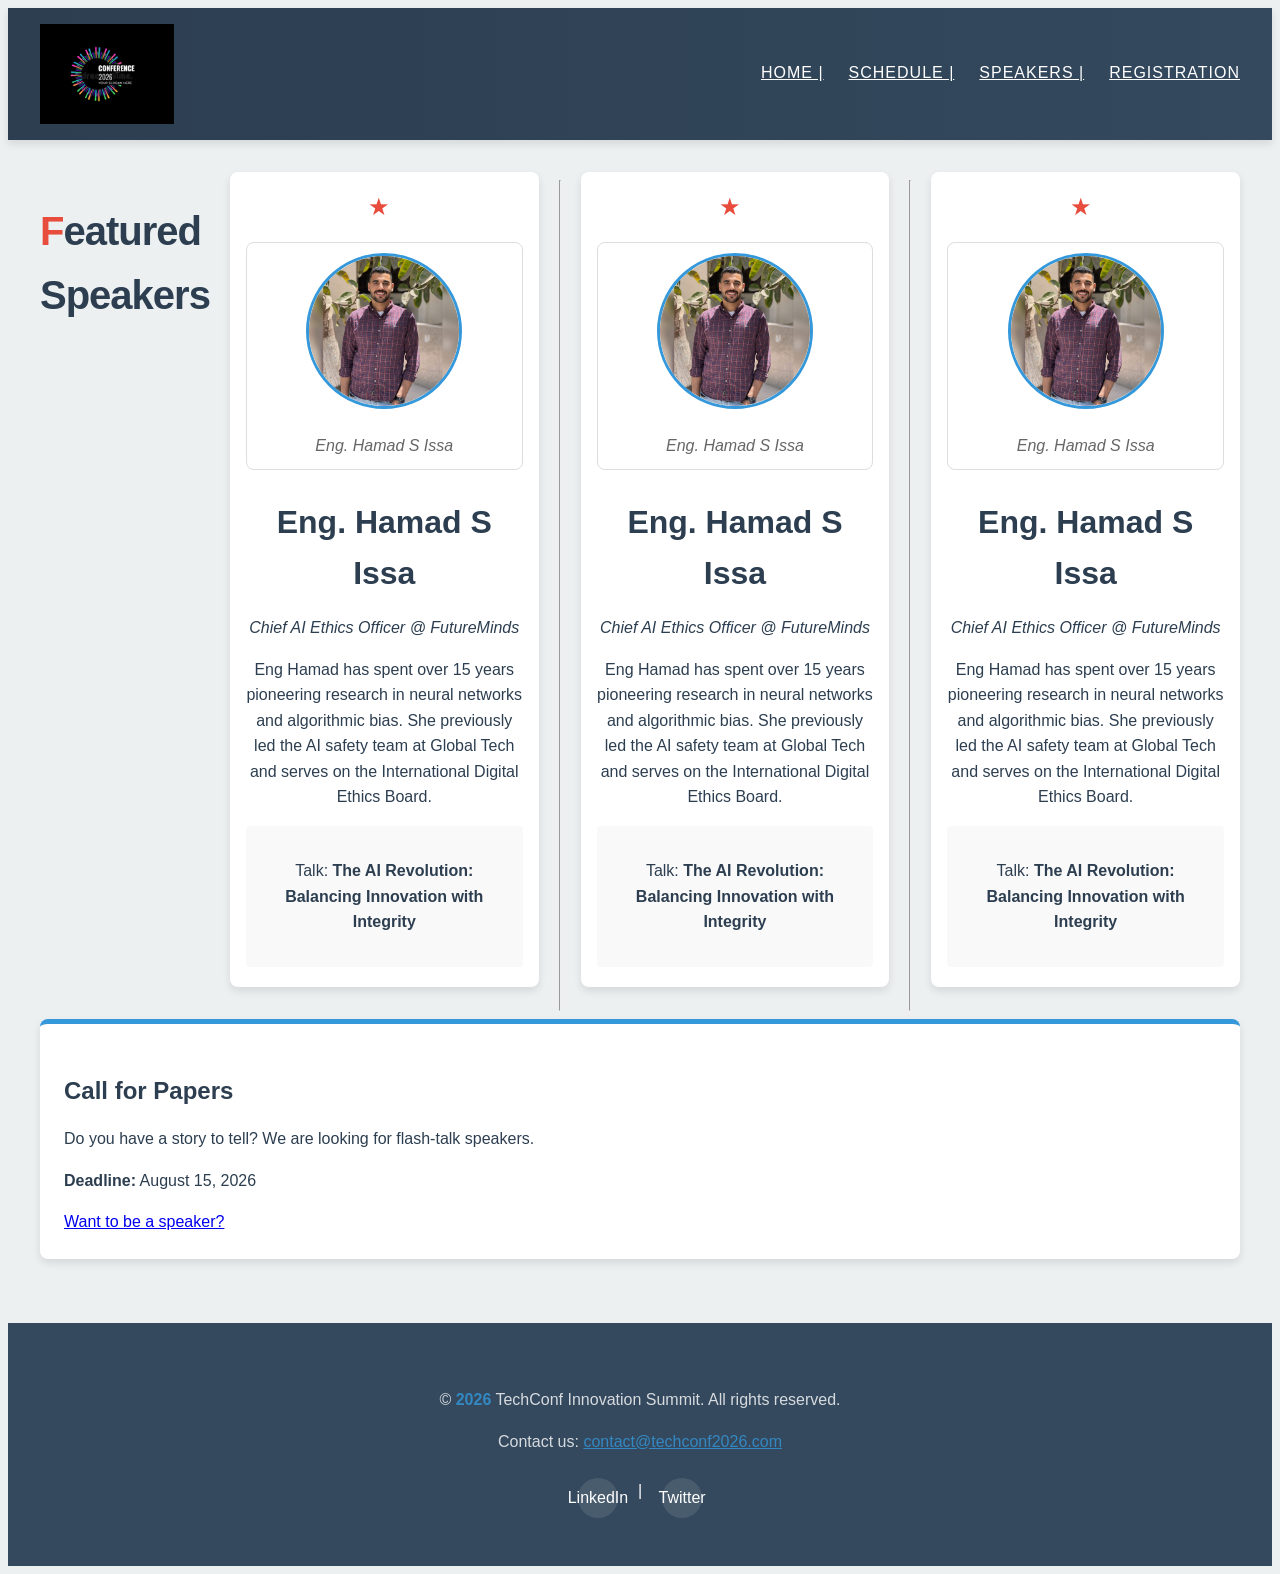
<file: lab2/EventRegistration/speakers.html>
<html>
<head>
    <meta charset="UTF-8">
    <meta name="viewport" content="width=device-width, initial-scale=1.0">
    <title>Speakers - TechConf 2026</title>
    
    <link rel="stylesheet" href="resource/css/reset.css">
    <link rel="stylesheet" href="resource/css/styles.css">
</head>
<body>

    <header>
        <div class="logo-container">
            <img src="resource/download1.png" alt="TechConf 2026 Logo">
        </div>
        <nav>
            <ul>
                <li><a href="index.html">Home | </a></li>
                <li><a href="schedule.html">Schedule | </a></li>
                <li><a href="speakers.html">Speakers | </a></li>
                <li><a href="registration.html">Registration</a></li>
            </ul>
        </nav>
    </header>

    <main>
        <div class="speakers-content">
            <h1>Featured Speakers</h1>
            <article class="speaker-profile">
                <figure>
                    <img src="resource/per.jpg" alt="Eng. Hamad S Issa">
                    <figcaption>Eng. Hamad S Issa</figcaption>
                </figure>
                <div class="speaker-details">
                    <h2>Eng. Hamad S Issa</h2>
                    <p><em>Chief AI Ethics Officer @ FutureMinds</em></p>
                    
                    <section class="bio-section">
                        <p>Eng Hamad has spent over 15 years pioneering research in neural networks and algorithmic bias. She previously led the AI safety team at Global Tech and serves on the International Digital Ethics Board.</p>
                    </section>
                    
                    <section class="talk-section">
                        <p>Talk: <strong>The AI Revolution: Balancing Innovation with Integrity</strong></p>
                    </section>
                </div>
            </article>

            <hr>
            <article class="speaker-profile">
                <figure>
                    <img src="resource/per.jpg" alt="Eng. Hamad S Issa">
                    <figcaption>Eng. Hamad S Issa</figcaption>
                </figure>
                <div class="speaker-details">
                    <h2>Eng. Hamad S Issa</h2>
                    <p><em>Chief AI Ethics Officer @ FutureMinds</em></p>
                    
                    <section class="bio-section">
                        <p>Eng Hamad has spent over 15 years pioneering research in neural networks and algorithmic bias. She previously led the AI safety team at Global Tech and serves on the International Digital Ethics Board.</p>
                    </section>
                    
                    <section class="talk-section">
                        <p>Talk: <strong>The AI Revolution: Balancing Innovation with Integrity</strong></p>
                    </section>
                </div>
            </article>


            <hr>
            <article class="speaker-profile">
                <figure>
                    <img src="resource/per.jpg" alt="Eng. Hamad S Issa">
                    <figcaption>Eng. Hamad S Issa</figcaption>
                </figure>
                <div class="speaker-details">
                    <h2>Eng. Hamad S Issa</h2>
                    <p><em>Chief AI Ethics Officer @ FutureMinds</em></p>
                    
                    <section class="bio-section">
                        <p>Eng Hamad has spent over 15 years pioneering research in neural networks and algorithmic bias. She previously led the AI safety team at Global Tech and serves on the International Digital Ethics Board.</p>
                    </section>
                    
                    <section class="talk-section">
                        <p>Talk: <strong>The AI Revolution: Balancing Innovation with Integrity</strong></p>
                    </section>
                </div>
            </article>
        </div>

        <aside>
            <h3>Call for Papers</h3>
            <p>Do you have a story to tell? We are looking for flash-talk speakers.</p>
            <p><strong>Deadline:</strong> August 15, 2026</p>
            
            <a href="registration.html" class="btn-apply">Want to be a speaker?</a>
        </aside>

    </main>

    <footer>
        <p>&copy; <time datetime="2026">2026</time> TechConf Innovation Summit. All rights reserved.</p>
        <p>Contact us: <a href="mailto:contact@techconf2026.com">contact@techconf2026.com</a></p>
        <div class="social-links">
            <a href="https://linkedin.com" target="_blank" rel="noopener noreferrer">LinkedIn</a> |
            <a href="https://twitter.com" target="_blank" rel="noopener noreferrer">Twitter</a>
        </div>
    </footer>

</body>
</html>
</file>
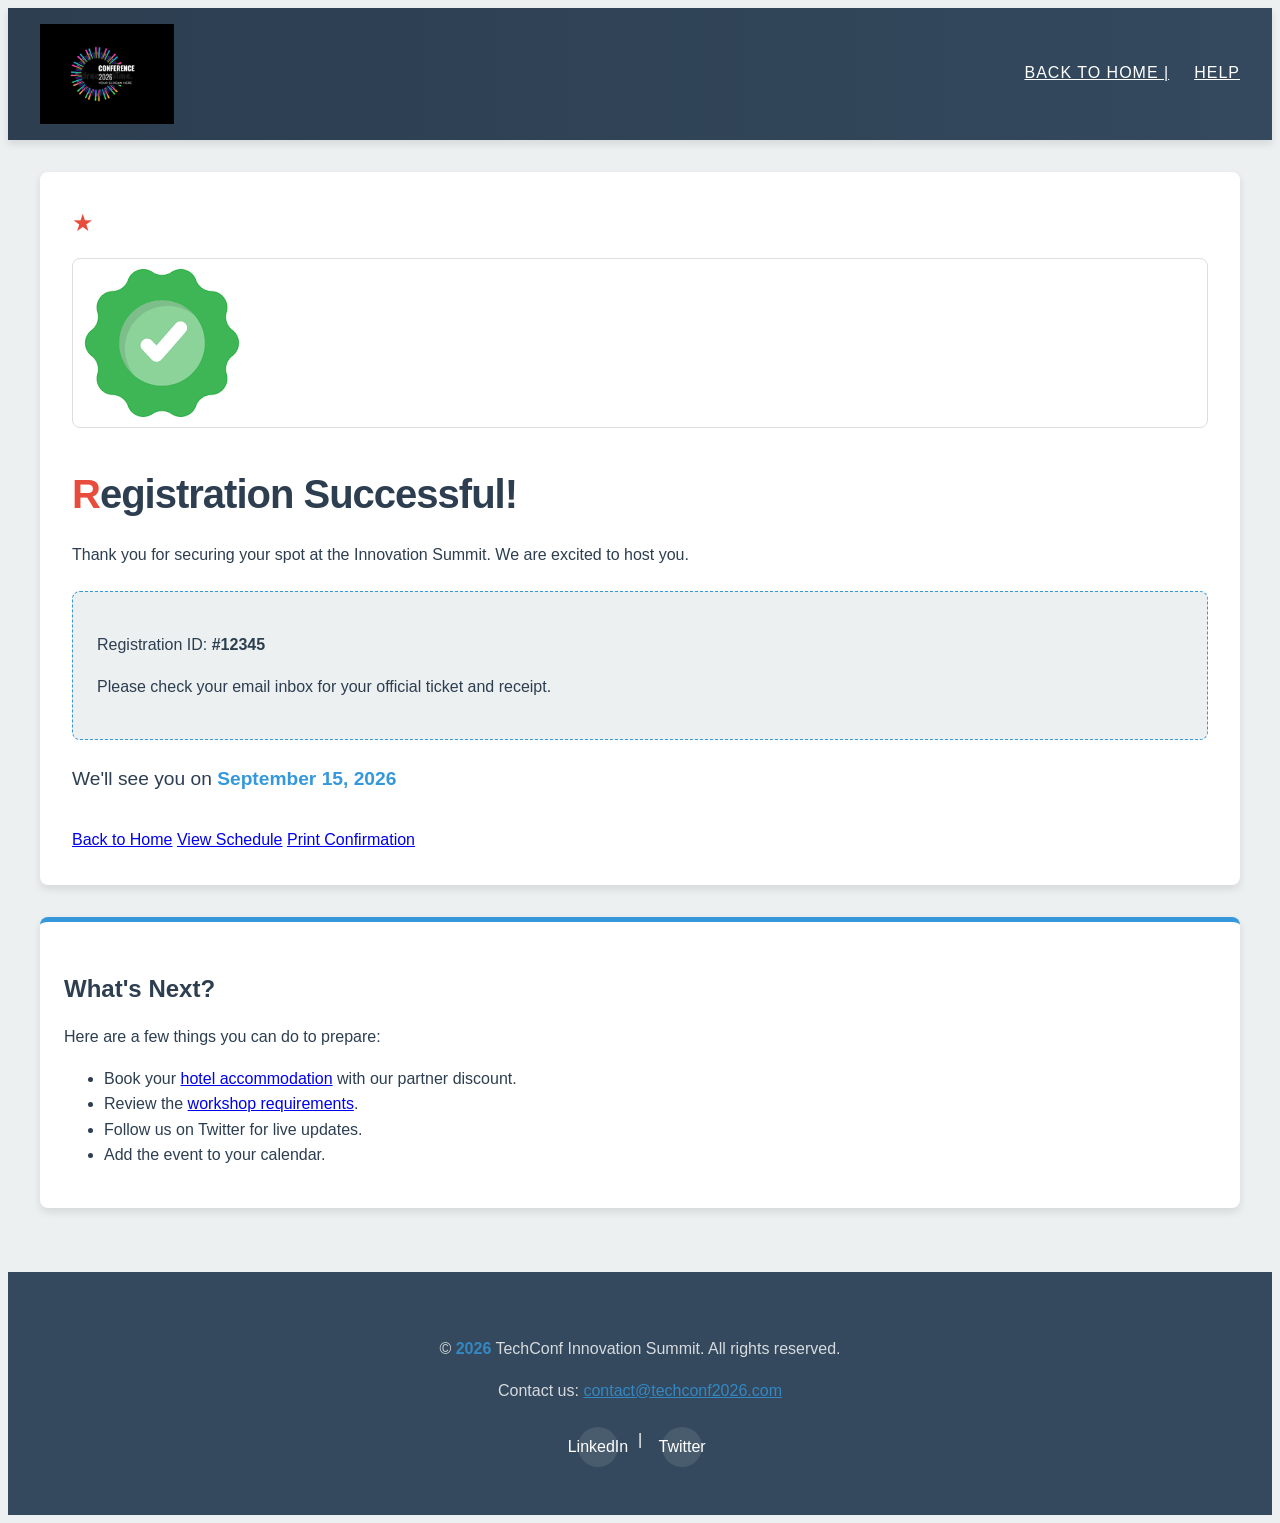
<file: lab2/EventRegistration/success.html>
<html>
<head>
    <meta charset="UTF-8">
    <meta name="viewport" content="width=device-width, initial-scale=1.0">
    <title>Registration Successful - TechConf 2026</title>
    
    <link rel="stylesheet" href="resource/css/reset.css">
    <link rel="stylesheet" href="resource/css/styles.css">
</head>
<body>

    <header>
        <div class="logo-container">
            <img src="resource/download1.png" alt="TechConf 2026 Logo">
        </div>

        <nav>
            <ul>
                <li><a href="index.html">Back to Home |</a></li>
                <li><a href="mailto:support@techconf2026.com">Help</a></li>
            </ul>
        </nav>
    </header>

    <main>
        <article>
            <figure>
                <img src="resource/download2.png" alt="Success Checkmark">
            </figure>

            <h1>Registration Successful!</h1>
            <p>Thank you for securing your spot at the Innovation Summit. We are excited to host you.</p>

            <section class="confirmation-details">
                <p>Registration ID: <strong>#12345</strong></p>
                <p>Please check your email inbox for your official ticket and receipt.</p>
            </section>

            <p class="event-date">
                We'll see you on <time datetime="2026-09-15">September 15, 2026</time>
            </p>

            <div class="actions">
                <a href="index.html" class="btn btn-primary">Back to Home</a>
                <a href="schedule.html" class="btn btn-outline">View Schedule</a>
                <a href="#" onclick="window.print(); return false;" class="btn btn-secondary">Print Confirmation</a>
            </div>
        </article>

        <aside>
            <h3>What's Next?</h3>
            <p>Here are a few things you can do to prepare:</p>
            <ul>
                <li>Book your <a href="#">hotel accommodation</a> with our partner discount.</li>
                <li>Review the <a href="schedule.html">workshop requirements</a>.</li>
                <li>Follow us on Twitter for live updates.</li>
                <li>Add the event to your calendar.</li>
            </ul>
        </aside>
    </main>

    <footer>
        <p>&copy; <time datetime="2026">2026</time> TechConf Innovation Summit. All rights reserved.</p>
        <p>Contact us: <a href="mailto:contact@techconf2026.com">contact@techconf2026.com</a></p>
        <div class="social-links">
            <a href="https://linkedin.com" target="_blank" rel="noopener noreferrer">LinkedIn</a> |
            <a href="https://twitter.com" target="_blank" rel="noopener noreferrer">Twitter</a>
        </div>
    </footer>

</body>
</html>
</file>
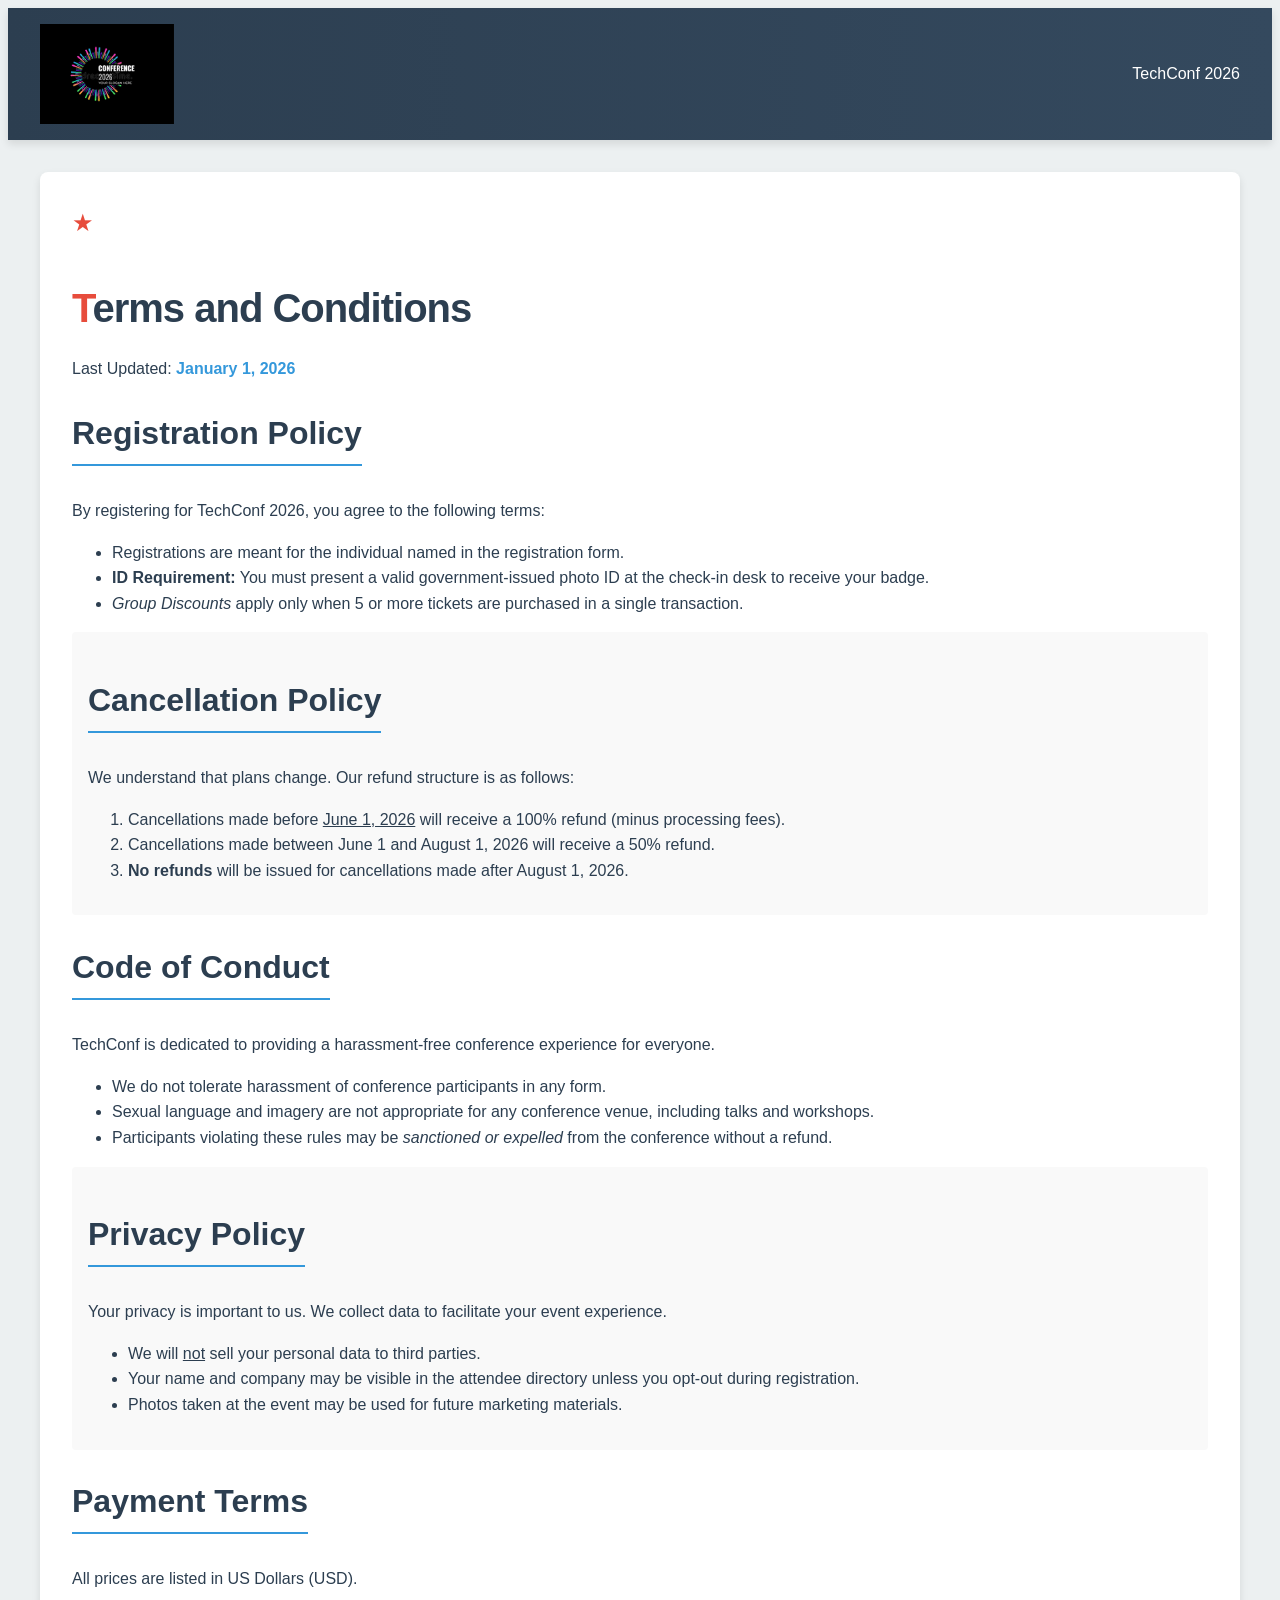
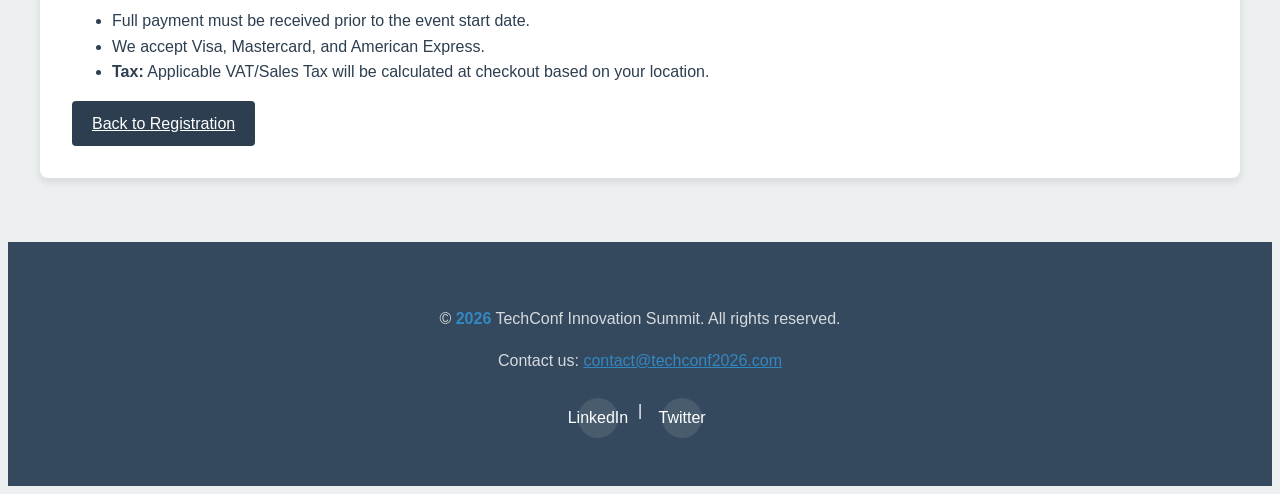
<file: lab2/EventRegistration/terms.html>
<html>
<head>
    <meta charset="UTF-8">
    <meta name="viewport" content="width=device-width, initial-scale=1.0">
    <title>Terms and Conditions - TechConf 2026</title>
    
    <link rel="stylesheet" href="resource/css/reset.css">
    <link rel="stylesheet" href="resource/css/styles.css">
</head>
<body>

    <header>
        <img src="resource/download1.png" alt="TechConf Icon">
        <span>TechConf 2026</span>
    </header>

    <main>
        <article>
            <h1>Terms and Conditions</h1>
            <span class="meta-date">Last Updated: <time datetime="2026-01-01">January 1, 2026</time></span>

            <section>
                <h2>Registration Policy</h2>
                <p>By registering for TechConf 2026, you agree to the following terms:</p>
                <ul>
                    <li>Registrations are meant for the individual named in the registration form.</li>
                    <li><strong>ID Requirement:</strong> You must present a valid government-issued photo ID at the check-in desk to receive your badge.</li>
                    <li><em>Group Discounts</em> apply only when 5 or more tickets are purchased in a single transaction.</li>
                </ul>
            </section>

            <section>
                <h2>Cancellation Policy</h2>
                <p>We understand that plans change. Our refund structure is as follows:</p>
                <ol>
                    <li>Cancellations made before <u>June 1, 2026</u> will receive a 100% refund (minus processing fees).</li>
                    <li>Cancellations made between June 1 and August 1, 2026 will receive a 50% refund.</li>
                    <li><strong>No refunds</strong> will be issued for cancellations made after August 1, 2026.</li>
                </ol>
            </section>

            <section>
                <h2>Code of Conduct</h2>
                <p>TechConf is dedicated to providing a harassment-free conference experience for everyone.</p>
                <ul>
                    <li>We do not tolerate harassment of conference participants in any form.</li>
                    <li>Sexual language and imagery are not appropriate for any conference venue, including talks and workshops.</li>
                    <li>Participants violating these rules may be <em>sanctioned or expelled</em> from the conference without a refund.</li>
                </ul>
            </section>

            <section>
                <h2>Privacy Policy</h2>
                <p>Your privacy is important to us. We collect data to facilitate your event experience.</p>
                <ul>
                    <li>We will <u>not</u> sell your personal data to third parties.</li>
                    <li>Your name and company may be visible in the attendee directory unless you opt-out during registration.</li>
                    <li>Photos taken at the event may be used for future marketing materials.</li>
                </ul>
            </section>

            <section>
                <h2>Payment Terms</h2>
                <p>All prices are listed in US Dollars (USD).</p>
                <ul>
                    <li>Full payment must be received prior to the event start date.</li>
                    <li>We accept Visa, Mastercard, and American Express.</li>
                    <li><strong>Tax:</strong> Applicable VAT/Sales Tax will be calculated at checkout based on your location.</li>
                </ul>
            </section>

            <div class="back-link-container">
                <a href="registration.html" class="btn-back">Back to Registration</a>
            </div>

        </article>
    </main>

    <footer>
        <p>&copy; <time datetime="2026">2026</time> TechConf Innovation Summit. All rights reserved.</p>
        <p>Contact us: <a href="mailto:contact@techconf2026.com">contact@techconf2026.com</a></p>
        <div class="social-links">
            <a href="https://linkedin.com" target="_blank" rel="noopener noreferrer">LinkedIn</a> |
            <a href="https://twitter.com" target="_blank" rel="noopener noreferrer">Twitter</a>
        </div>
    </footer>

</body>
</html>
</file>
<file: lab2/EventRegistration/resource/css/styles.css>
:root {
  
    --primary-color: #2C3E50;
    --secondary-color: #E74C3C;  
    --accent-color: #3498DB;     
    --light-bg: #ECF0F1;        
    --dark-bg: #34495E;          
    --white: #FFFFFF;
    

    --shadow: 0 4px 8px rgba(0, 0, 0, 0.1);
    --transition: all 0.3s ease;
}


body {
    font-family: 'Segoe UI', Tahoma, Geneva, Verdana, sans-serif;
    line-height: 1.6;
    background-color: var(--light-bg);
    color: var(--primary-color);
    font-size: 16px;
}

h1, h2, h3 {
    color: var(--primary-color);
    font-weight: 700;
    margin-bottom: 1rem;
}

h1 { font-size: 2.5rem; letter-spacing: -1px; }
h2 { font-size: 2rem; }
h3 { font-size: 1.5rem; }


h1::first-letter {
    color: var(--secondary-color);
}

main {
    max-width: 1200px;
    margin: 2rem auto;
    padding: 0 1.5rem;
    min-height: 80vh; 
}


header {
  
    background: linear-gradient(to right, var(--primary-color), var(--dark-bg));
    padding: 1rem 2rem;
    color: var(--white);
    

    position: sticky;
    top: 0;
    z-index: 1000;
    box-shadow: var(--shadow);
    
    display: flex;
    justify-content: space-between;
    align-items: center;
}

header img {
    height: 100px;
}


nav > ul {
    display: flex;
    gap: 25px;
    list-style: none;
}

nav a {
    color: var(--white);
    text-transform: uppercase;
    letter-spacing: 1px;
    font-weight: 500;
    padding: 5px 0;
    position: relative;
    transition: var(--transition);
}


nav a:hover {
    color: var(--accent-color);
}


nav a::after {
    content: '';
    display: block;
    width: 0;
    height: 2px;
    background: var(--secondary-color);
    transition: width .3s;
}

nav a:hover::after {
    width: 100%;
}


.hero, article {
    background-color: var(--white);
    padding: 2rem;
    border-radius: 8px;
    box-shadow: var(--shadow);
    margin-bottom: 2rem;
}


article::before {
    content: "★";
    color: var(--secondary-color);
    font-size: 1.5rem;
    margin-right: 10px;
}


time {
    display: inline-block;
    color: var(--accent-color);
    font-weight: bold;
}


.highlights ul li {
    padding: 10px;
    border-left: 4px solid var(--accent-color);
}

.highlights ul li:nth-child(odd) {
    background-color: #f9f9f9;
}

.highlights ul li:nth-child(even) {
    background-color: var(--light-bg);
}


aside {
    background-color: var(--white);
    border-top: 5px solid var(--accent-color);
    padding: 1.5rem;
    box-shadow: var(--shadow);
    border-radius: 8px;
}


figure {
    background: #fff;
    padding: 10px;
    border: 1px solid #ddd;
    border-radius: 8px;
    margin: 1rem 0;
}

figure img {
    border-radius: 4px;
}

figcaption {
    text-align: center;
    color: #666;
    font-style: italic;
    margin-top: 8px;
}


.btn-register {
    display: block;
    background-color: var(--secondary-color);
    color: var(--white);
    text-align: center;
    padding: 15px;
    border-radius: 5px;
    font-weight: bold;
    font-size: 1.1rem;
    margin-top: 15px;
    transition: var(--transition);
}

.btn-register:hover {
    background-color: #c0392b;
    transform: scale(1.02);
}


.schedule-day {
    background: var(--white);
    padding: 2rem;
    margin-bottom: 2rem;
    border-radius: 8px;
    border-left: 6px solid var(--primary-color);
    box-shadow: var(--shadow);
}


.session-block {
    border-bottom: 1px solid #eee;
    padding: 1.5rem 0;
}

.session-block:last-child {
    border-bottom: none;
}

.session-time {
    background-color: var(--accent-color);
    color: var(--white);
    padding: 4px 10px;
    border-radius: 20px;
    font-size: 0.9rem;
    margin-bottom: 0.5rem;
}

.session-block h3 {
    margin-top: 0.5rem;
    color: var(--dark-bg);
}

.session-block strong {
    color: var(--secondary-color);
}



.speakers-content {
    display: grid;
    grid-template-columns: repeat(auto-fit, minmax(250px, 1fr));
    gap: 20px;
    display: flex;
}

.speaker-profile {
    background: var(--white);
    padding: 1rem;
    border-radius: 8px;
    box-shadow: var(--shadow);
    text-align: center;
    transition: var(--transition);
    border-bottom: 4px solid transparent;
}


.speaker-profile:hover {
    transform: translateY(-10px);
    border-bottom-color: var(--secondary-color);
}

.speaker-profile img {
    width: 150px;
    height: 150px;
    border-radius: 50%; 
    object-fit: cover;
    margin: 0 auto 1rem;
    border: 3px solid var(--accent-color);
}



form {
    background: var(--white);
    padding: 2.5rem;
    border-radius: 8px;
    box-shadow: var(--shadow);
    max-width: 800px;
    margin: 0 auto;
}

fieldset {
    border: 1px solid #ddd;
    background: #fdfdfd;
    padding: 1.5rem;
    margin-bottom: 1.5rem;
    border-radius: 4px;
}

legend {
    background-color: var(--primary-color);
    color: var(--white);
    padding: 5px 15px;
    border-radius: 4px;
    font-weight: bold;
}

label {
    display: block;
    font-weight: bold;
    margin-top: 1rem;
    margin-bottom: 0.5rem;
    color: var(--dark-bg);
}


input[type="text"],
input[type="email"],
input[type="tel"],
input[type="date"],
input[type="url"],
select,
textarea {
    width: 100%;
    padding: 12px;
    border: 2px solid #ddd;
    border-radius: 4px;
    transition: border-color 0.3s;
}

input:focus, select:focus, textarea:focus {
    outline: none;
    border-color: var(--accent-color);
    background-color: #f8fbff;
}


.inline-group input {
    width: auto;
    margin-right: 10px;
}

.inline-group input + label {
    display: inline;
    font-weight: normal;
    margin-top: 0;
    cursor: pointer;
}

.button-group {
    display: flex;
    gap: 15px;
    margin-top: 2rem;
}

button {
    padding: 12px 24px;
    border: none;
    border-radius: 4px;
    cursor: pointer;
    font-weight: bold;
    text-transform: uppercase;
    transition: var(--transition);
}

button[type="submit"] {
    background-color: var(--secondary-color);
    color: var(--white);
    flex: 2;
}

button[type="submit"]:hover { background-color: #c0392b; }

button[type="reset"] {
    background-color: #95a5a6;
    color: var(--white);
}

button[type="button"] {
    background-color: var(--primary-color);
    color: var(--white);
}



.confirmation-details {
    background-color: var(--light-bg);
    border: 1px dashed var(--accent-color);
    padding: 1.5rem;
    border-radius: 8px;
    margin: 1.5rem 0;
}

.event-date {
    font-size: 1.2rem;
    color: var(--primary-color);
    margin-bottom: 2rem;
}

main section:nth-of-type(even) {
    background-color: #f9f9f9;
    padding: 1rem;
    border-radius: 4px;
}

main section h2 {
    border-bottom: 2px solid var(--accent-color);
    display: inline-block;
    padding-bottom: 5px;
}

.back-link-container a {
    display: inline-block;
    background: var(--primary-color);
    color: var(--white);
    padding: 10px 20px;
    border-radius: 4px;
    transition: var(--transition);
}

.back-link-container a:hover {
    background: var(--accent-color);
}



footer {
    background-color: var(--dark-bg);
    color: var(--white);
    text-align: center;
    padding: 3rem 1rem;
    margin-top: 4rem;
}

footer p {
    margin-bottom: 1rem;
    opacity: 0.8;
}

footer a {
    color: var(--accent-color);
    transition: color 0.3s;
}

footer a:hover {
    color: var(--white);
    text-decoration: underline;
}

.social-links {
    margin-top: 1.5rem;
    display: flex;
    justify-content: center;
    gap: 20px;
}

.social-links a {
    display: flex;
    justify-content: center;
    align-items: center;
    width: 40px;
    height: 40px;
    background: rgba(255,255,255,0.1);
    border-radius: 50%; 
    text-decoration: none;
    color: var(--white);
    transition: all 0.3s ease;
}


.social-links a:hover {
    background: var(--accent-color);
    transform: rotate(360deg);
}
</file>
